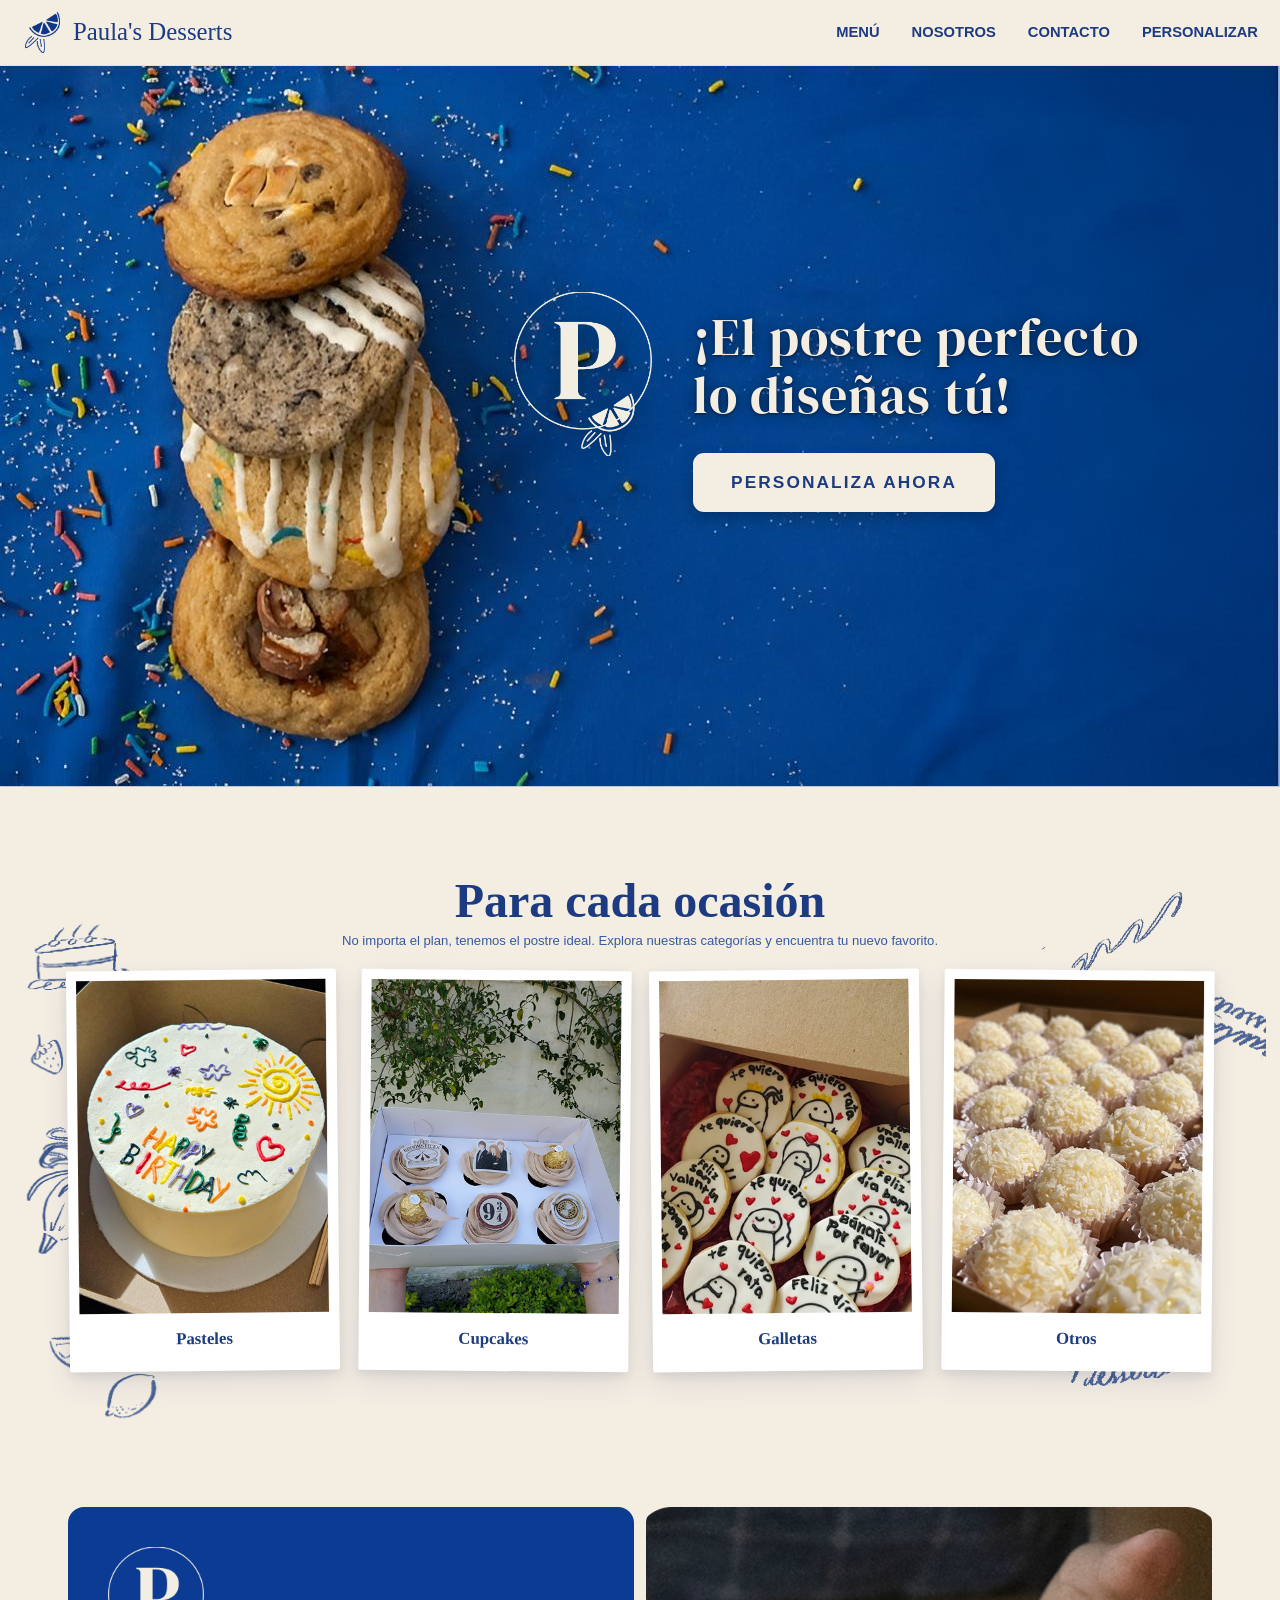
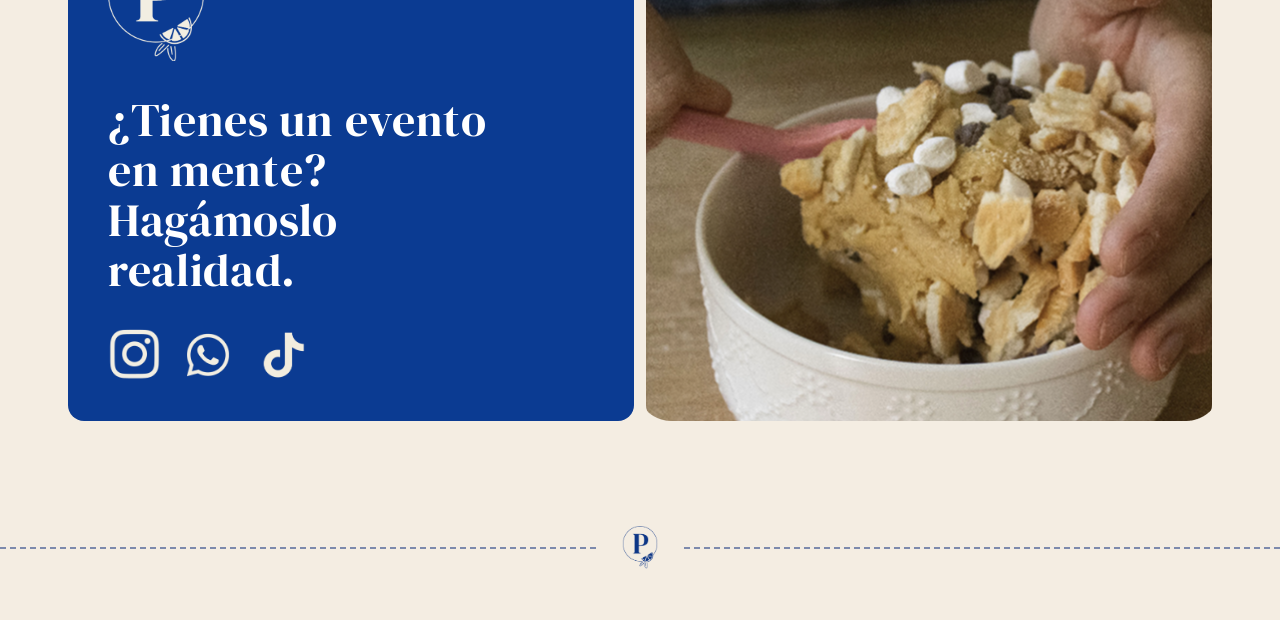
<file: index.html>
﻿<!DOCTYPE html>
<html lang="es">
<head>
  <meta charset="UTF-8" />
  <meta name="viewport" content="width=device-width, initial-scale=1.0" />
  <title>Paula's Desserts</title>
  <link rel="preconnect" href="https://fonts.googleapis.com" />
  <link rel="preconnect" href="https://fonts.gstatic.com" crossorigin />
  <link href="https://fonts.googleapis.com/css2?family=DM+Serif+Display:ital@0;1&display=swap" rel="stylesheet" />
  <link rel="icon" href="Paula's_Desserts/LogoBeige.png" type="image/png" />
  <link rel="stylesheet" href="./styles.css" />
</head>
<body>
  <div class="page-frame">
    <header class="header">
      <div class="header-inner">
        <a href="index.html" class="brand brand-link">
          <img src="Paula's_Desserts/Limon.png" alt="Logo Paula's Desserts" />
          <span class="brand-title">Paula's Desserts</span>
        </a>

        <nav class="menu">
          <div class="dropdown">
            <button type="button" class="dropbtn" aria-haspopup="true" aria-expanded="false">MENÚ</button>
            <div class="dropdown-content">
              <a href="pasteles.html">Pasteles</a>
              <a href="cupcakes.html">Cupcakes</a>
              <a href="galletas.html">Galletas</a>
              <a href="otros.html">Otros</a>
            </div>
          </div>
          <a href="sobre_nosotros.html">NOSOTROS</a>
          <a href="index.html#contacto">CONTACTO</a>
          <a href="menu_personalizacion.html">PERSONALIZAR</a>
        </nav>
      </div>
    </header>

    <main>
      <section class="hero">
        <img
          class="hero-bg" src="Paula's_Desserts/BgHome.png" alt="Banner Paula's Desserts" />
        <div class="hero-overlay">
          <div class="hero-overlay-inner">
            <img class="hero-overlay-logo" src="Paula's_Desserts/LogoBeige.png" alt="" />
            <div class="hero-overlay-column">
              <p class="hero-overlay-text">
                ¡El postre perfecto<br />
                lo diseñas tú!
              </p>
              <a class="hero-cta" href="menu_personalizacion.html">PERSONALIZA AHORA</a>
            </div>
          </div>
        </div>
      </section>

      <section id="catalogo" class="section">
        <h2>Para cada ocasión</h2>
        <p class="subtitle">No importa el plan, tenemos el postre ideal. Explora nuestras categorías y encuentra tu nuevo favorito.</p>

        <div class="cards-deco-wrap">
          <img
            class="cards-corner cards-corner-tl"
            src="Paula's_Desserts/Ilustraciones1.png"
            alt=""
            aria-hidden="true"
          />
          <img
            class="cards-corner cards-corner-tr"
            src="Paula's_Desserts/Ilustraciones2.png"
            alt=""
            aria-hidden="true"
          />
          <img
            class="cards-corner cards-corner-bl"
            src="Paula's_Desserts/Ilustraciones3.png"
            alt=""
            aria-hidden="true"
          />
          <img
            class="cards-corner cards-corner-br"
            src="Paula's_Desserts/Ilustraciones4.PNG"
            alt=""
            aria-hidden="true"
          />

          <div class="cards">
            <a href="pasteles.html" class="card-link">
              <article class="card">
                <img src="Paula's_Desserts/Pastel.png" alt="Imagen de pasteles" />
                <h3>Pasteles</h3>
              </article>
            </a>
            <a href="cupcakes.html" class="card-link">
              <article class="card">
                <img src="Paula's_Desserts/Cupcakes.png" alt="Imagen de cupcakes" />
                <h3>Cupcakes</h3>
              </article>
            </a>
            <a href="galletas.html" class="card-link">
              <article class="card">
                <img src="Paula's_Desserts/Galletas.png" alt="Imagen de galletas" />
                <h3>Galletas</h3>
              </article>
            </a>
            <a href="otros.html" class="card-link">
              <article class="card">
                <img src="Paula's_Desserts/Otros.png" alt="Imagen de otros" />
                <h3>Otros</h3>
              </article>
            </a>
          </div>
        </div>
      </section>

      <section class="promo section">
        <article class="promo-card">
          <img class="promo-top-logo" src="Paula's_Desserts/LogoBeige.png" alt="Logo Paula's Desserts" />
          <div class="promo-main-wrap">
            <p class="promo-main">
              ¿Tienes un evento en mente?<br />
              Hagámoslo<br />
              realidad.
            </p>
          </div>
          <div class="promo-icon-row">
            <a
              class="promo-icon-link"
              href="https://www.instagram.com/paulas_desserts?igsh=MWc4dnR1M2llM2w2dw=="
              target="_blank"
              rel="noopener noreferrer"
              aria-label="Instagram"
            >
              <span class="promo-icon-slot">
                <img src="Paula's_Desserts/Instagram.png" alt="" />
              </span>
            </a>
            <a
              class="promo-icon-link"
              href="https://wa.me/593980191040?text=Hola!%20Quiero%20saber%20más%20sobre%20tus%20productos."
              target="_blank"
              rel="noopener noreferrer"
              aria-label="WhatsApp"
            >
              <span class="promo-icon-slot">
                <img src="Paula's_Desserts/Whatsapp.png" alt="" />
              </span>
            </a>
            <a
              class="promo-icon-link"
              href="https://www.tiktok.com/@paulas.desserts?_r=1&_t=ZS-96FyLa3Qzrh"
              target="_blank"
              rel="noopener noreferrer"
              aria-label="TikTok"
            >
              <span class="promo-icon-slot">
                <img src="Paula's_Desserts/Tiktok.png" alt="" />
              </span>
            </a>
          </div>
        </article>

        <article class="promo-photo">
            <img src="Paula's_Desserts/Masa.png" alt="Imagen mezclando" />
        </article>
      </section>

      <section id="contacto" class="section section-empty"></section>
      <section id="personalizacion" class="section section-empty"></section>
    </main>

    <footer class="about-site-footer">
      <div class="about-footer-row">
        <span class="about-footer-dash"></span>
        <div class="about-footer-logo-wrap">
          <img class="about-footer-logo-img" src="Paula's_Desserts/LogoAzul.png" alt="Paula's Desserts" />
        </div>
        <span class="about-footer-dash"></span>
      </div>
    </footer>
  </div>
</body>
</html>
</file>
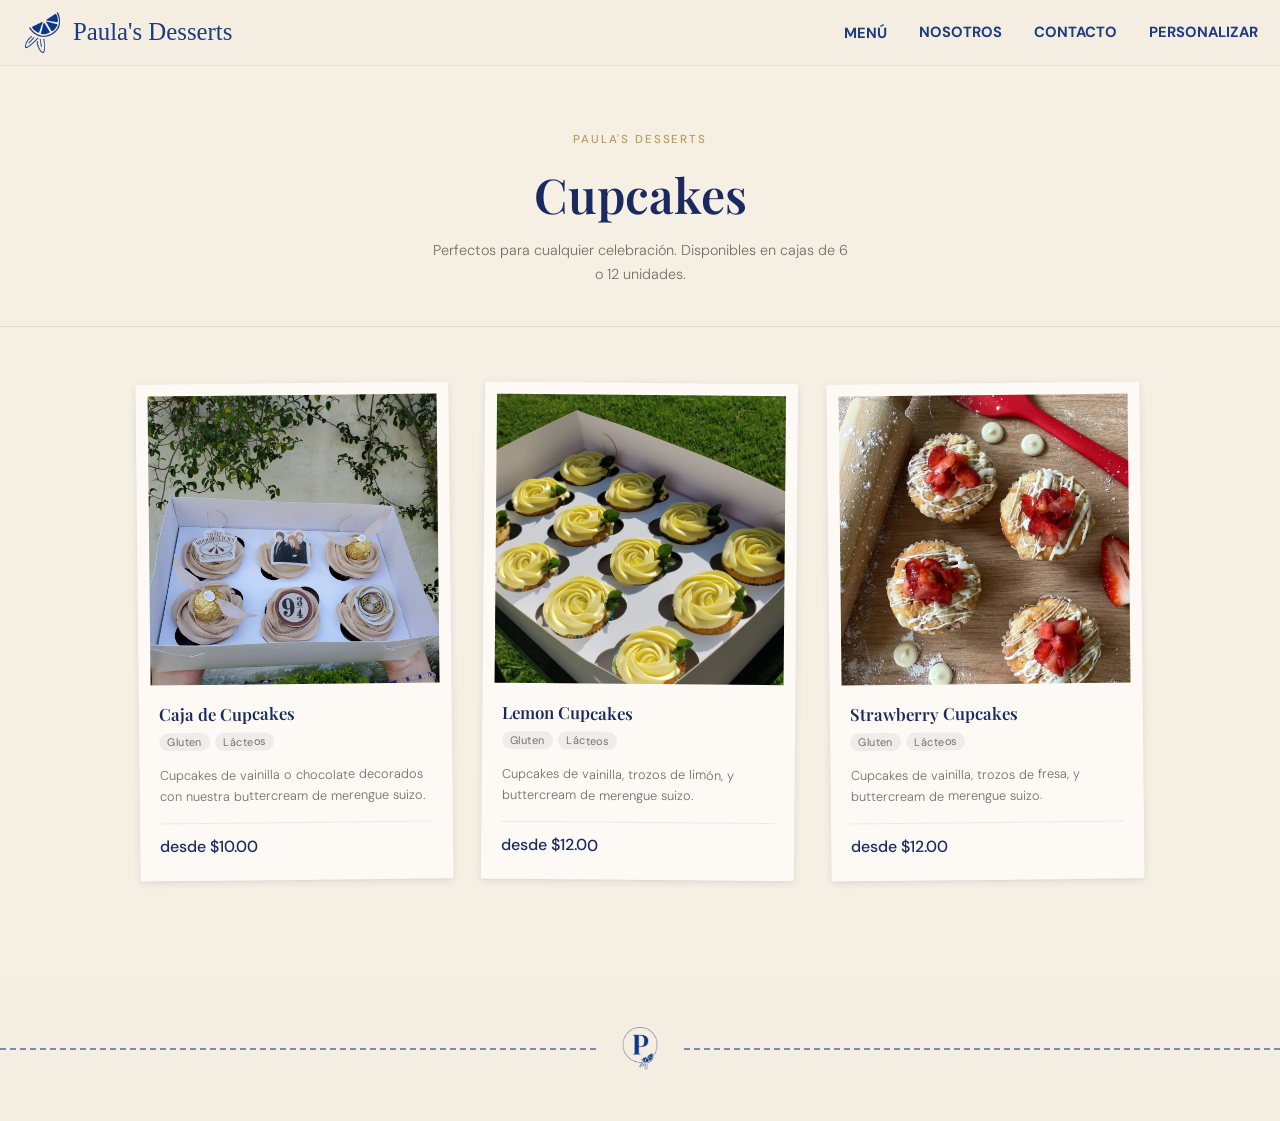
<file: cupcakes.html>
﻿<!DOCTYPE html>
<html lang="es">
<head>
<meta charset="UTF-8">
<meta name="viewport" content="width=device-width, initial-scale=1.0">
<title>Paula's Desserts — Cupcakes</title>
<link href="https://fonts.googleapis.com/css2?family=Playfair+Display:ital,wght@0,400;0,600;1,400&family=DM+Sans:wght@300;400;500&display=swap" rel="stylesheet">
<link rel="icon" href="Paula's_Desserts/LogoBeige.png" type="image/png" />
<link rel="stylesheet" href="./styles.css" />
<style>
  *, *::before, *::after { box-sizing: border-box; margin: 0; padding: 0; }
  :root {
    --cream: #F5EFE4;
    --navy: #1B2A5E;
    --gold: #B89C5A;
    --text: #2C2318;
    --text-muted: #7A6E62;
    --white: #FDFAF5;
  }
  body { font-family: 'DM Sans', sans-serif; background-color: var(--cream); color: var(--text); min-height: 100vh; }
  
  .page-header { text-align: center; padding: 4rem 2rem 2.5rem; border-bottom: 1px solid rgba(27,42,94,0.1); margin-bottom: 3.5rem; }
  .page-header .eyebrow { font-size: 0.72rem; font-weight: 500; letter-spacing: 0.16em; text-transform: uppercase; color: var(--gold); margin-bottom: 0.75rem; }
  .page-header h1 { font-family: 'Playfair Display', serif; font-size: 3rem; font-weight: 600; color: var(--navy); margin-bottom: 0.75rem; }
  .page-header p { color: var(--text-muted); font-size: 0.9rem; font-weight: 300; max-width: 420px; margin: 0 auto; line-height: 1.7; }
  .menu-grid { display: grid; grid-template-columns: repeat(auto-fill, minmax(260px, 1fr)); gap: 2.5rem 2rem; max-width: 1100px; margin: 0 auto; padding: 0 3rem 6rem; }
  .polaroid { background: var(--white); padding: 12px 12px 0; box-shadow: 0 2px 8px rgba(27,42,94,0.09), 0 1px 2px rgba(27,42,94,0.05); border-radius: 2px; transition: transform 0.3s ease, box-shadow 0.3s ease; cursor: default; }
  .polaroid:nth-child(odd)  { transform: rotate(-0.6deg); }
  .polaroid:nth-child(even) { transform: rotate(0.5deg); }
  .polaroid:hover { transform: rotate(0deg) translateY(-6px) scale(1.01) !important; box-shadow: 0 16px 40px rgba(27,42,94,0.16), 0 4px 10px rgba(27,42,94,0.08); z-index: 10; position: relative; }
  .polaroid-photo { width: 100%; aspect-ratio: 1 / 1; object-fit: cover; display: block; }
  .polaroid-photo-placeholder { width: 100%; aspect-ratio: 1 / 1; background: #EDE4D5; display: flex; align-items: center; justify-content: center; color: rgba(27,42,94,0.2); font-size: 2.5rem; font-family: 'Playfair Display', serif; font-style: italic; }
  .polaroid-body { padding: 1.1rem 0.5rem 1.5rem; }
  .polaroid-body h3 { font-family: 'Playfair Display', serif; font-size: 1.05rem; font-weight: 600; color: var(--navy); margin-bottom: 0.5rem; }
  .polaroid-tags { display: flex; flex-wrap: wrap; gap: 0.35rem; margin-bottom: 0.85rem; }
  .tag { font-size: 0.68rem; font-weight: 400; color: var(--text-muted); background: rgba(27,42,94,0.06); padding: 2px 8px; border-radius: 20px; letter-spacing: 0.04em; }
  .polaroid-desc { font-size: 0.8rem; color: var(--text-muted); font-weight: 300; line-height: 1.65; margin-bottom: 1rem; }
  .polaroid-footer { display: flex; align-items: center; justify-content: space-between; padding-top: 0.75rem; border-top: 1px solid rgba(27,42,94,0.08); }
  .price { font-size: 1rem; font-weight: 500; color: var(--navy); }
  .badge { font-size: 0.65rem; font-weight: 500; letter-spacing: 0.08em; text-transform: uppercase; padding: 3px 10px; border-radius: 20px; }
  .badge-popular { background: #FBF0DC; color: #9A7020; }
  .badge-new     { background: #DFF0E8; color: #1A6644; }
  .badge-custom  { background: #EDE4F5; color: #5C3A8A; }
  footer { background: var(--navy); color: rgba(232,217,184,0.6); text-align: center; padding: 2rem; font-size: 0.78rem; font-family: 'Playfair Display', serif; font-style: italic; }
  footer strong { color: #E8D9B8; font-style: normal; font-family: 'DM Sans', sans-serif; font-size: 0.85rem; font-weight: 500; }
</style>
</head>
<body>

  <header class="header">
    <div class="header-inner">
      <a href="index.html" class="brand brand-link">
        <img src="Paula's_Desserts/Limon.png" alt="Logo Paula's Desserts" />
        <span class="brand-title">Paula's Desserts</span>
      </a>
      <nav class="menu">
        <div class="dropdown">
          <button type="button" class="dropbtn" aria-haspopup="true" aria-expanded="false">MENÚ</button>
          <div class="dropdown-content">
            <a href="pasteles.html">Pasteles</a>
            <a href="cupcakes.html">Cupcakes</a>
            <a href="galletas.html">Galletas</a>
            <a href="otros.html">Otros</a>
          </div>
        </div>
        <a href="sobre_nosotros.html">NOSOTROS</a>
        <a href="index.html#contacto">CONTACTO</a>
        <a href="menu_personalizacion.html">PERSONALIZAR</a>
      </nav>
    </div>
  </header>

<header class="page-header">
  <p class="eyebrow">Paula's Desserts</p>
  <h1>Cupcakes</h1>
  <p>Perfectos para cualquier celebración. Disponibles en cajas de 6 o 12 unidades.</p>
</header>

<main class="menu-grid" data-categoria="Cupcakes"></main>

<script src="catalogo-grid.js" defer></script>
<footer class="about-site-footer">
  <div class="about-footer-row">
    <span class="about-footer-dash"></span>
    <div class="about-footer-logo-wrap">
      <img class="about-footer-logo-img" src="Paula's_Desserts/LogoAzul.png" alt="Paula's Desserts" />
    </div>
    <span class="about-footer-dash"></span>
  </div>
</footer>
</body>
</html>
</file>
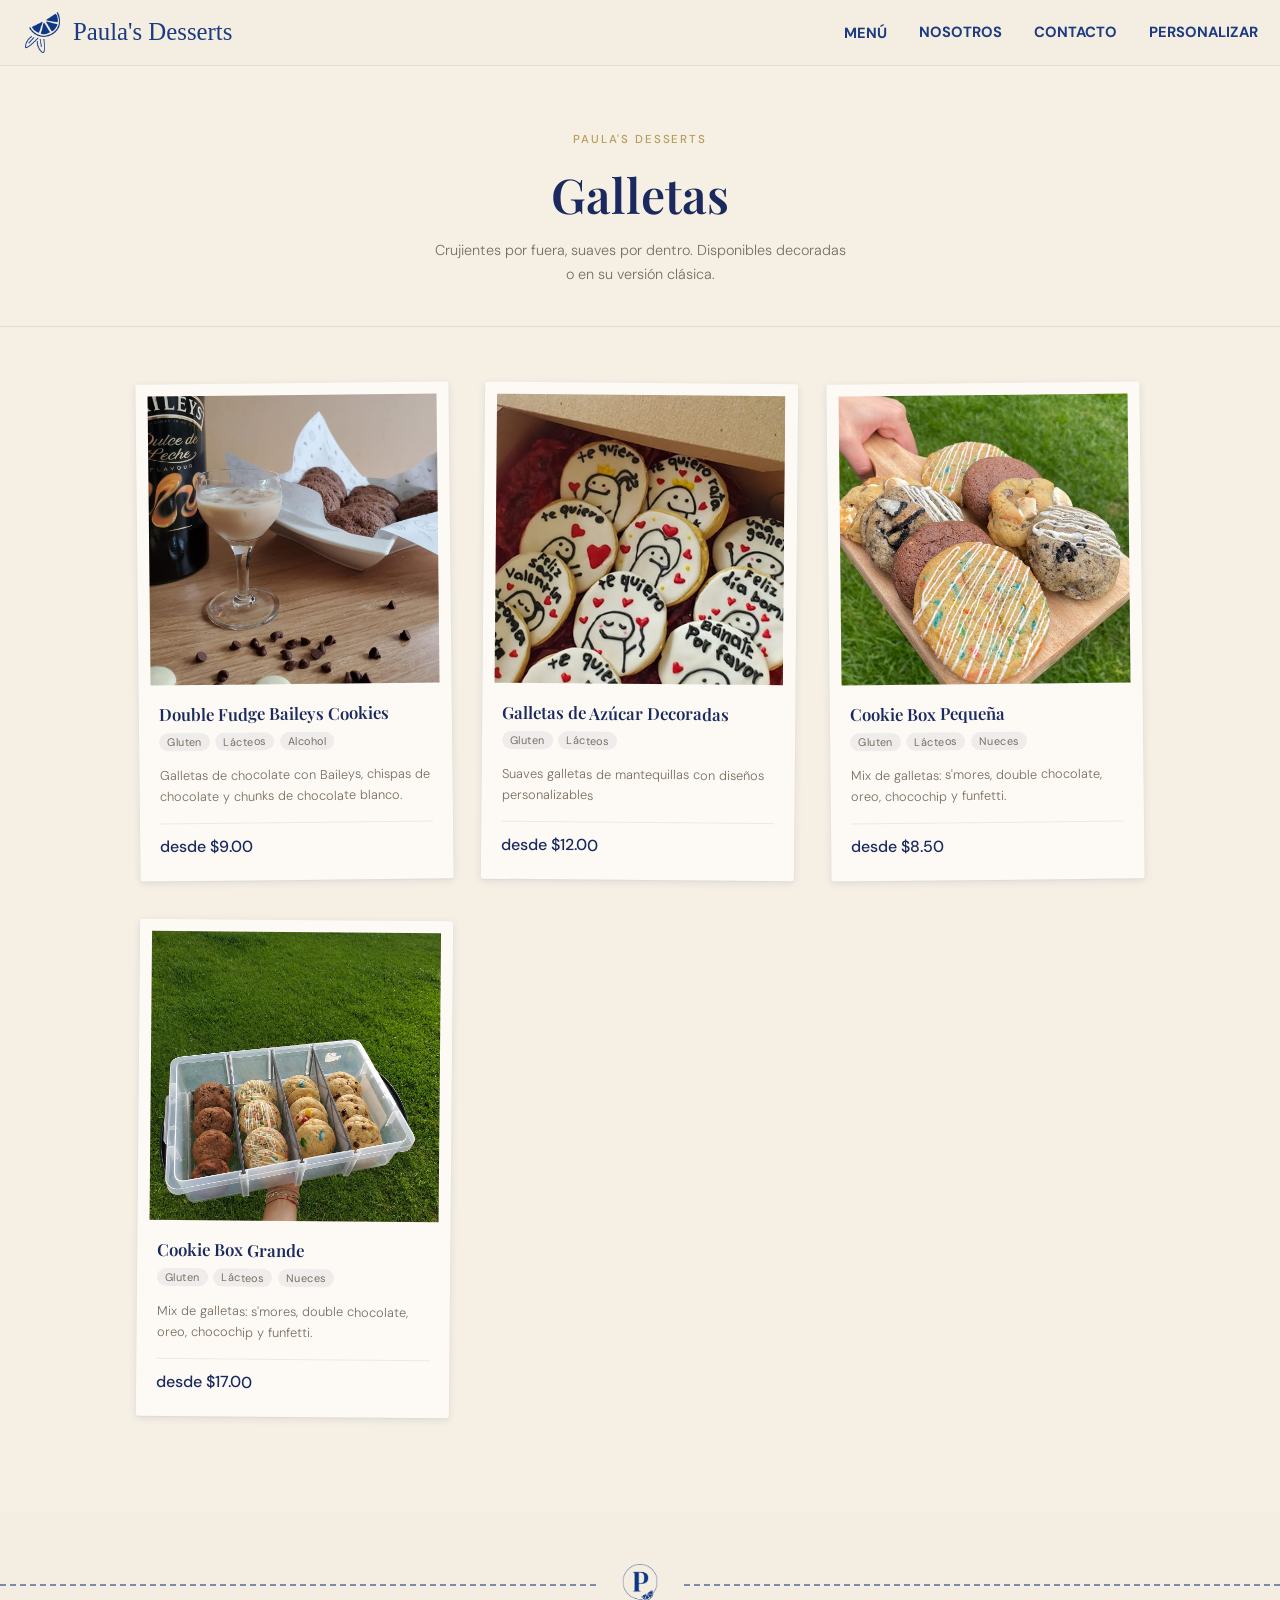
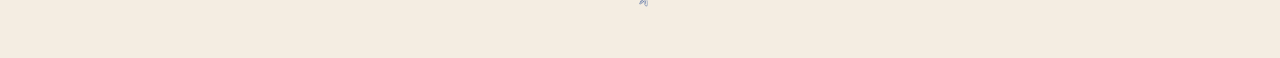
<file: galletas.html>
﻿<!DOCTYPE html>
<html lang="es">
<head>
<meta charset="UTF-8">
<meta name="viewport" content="width=device-width, initial-scale=1.0">
<title>Paula's Desserts — Galletas</title>
<link href="https://fonts.googleapis.com/css2?family=Playfair+Display:ital,wght@0,400;0,600;1,400&family=DM+Sans:wght@300;400;500&display=swap" rel="stylesheet">
<link rel="icon" href="Paula's_Desserts/LogoBeige.png" type="image/png" />
<link rel="stylesheet" href="./styles.css" />
<style>
  *, *::before, *::after { box-sizing: border-box; margin: 0; padding: 0; }
  :root { --cream: #F5EFE4; --navy: #1B2A5E; --gold: #B89C5A; --text: #2C2318; --text-muted: #7A6E62; --white: #FDFAF5; }
  body { font-family: 'DM Sans', sans-serif; background-color: var(--cream); color: var(--text); min-height: 100vh; }  
  .page-header { text-align: center; padding: 4rem 2rem 2.5rem; border-bottom: 1px solid rgba(27,42,94,0.1); margin-bottom: 3.5rem; }
  .page-header .eyebrow { font-size: 0.72rem; font-weight: 500; letter-spacing: 0.16em; text-transform: uppercase; color: var(--gold); margin-bottom: 0.75rem; }
  .page-header h1 { font-family: 'Playfair Display', serif; font-size: 3rem; font-weight: 600; color: var(--navy); margin-bottom: 0.75rem; }
  .page-header p { color: var(--text-muted); font-size: 0.9rem; font-weight: 300; max-width: 420px; margin: 0 auto; line-height: 1.7; }
  .menu-grid { display: grid; grid-template-columns: repeat(auto-fill, minmax(260px, 1fr)); gap: 2.5rem 2rem; max-width: 1100px; margin: 0 auto; padding: 0 3rem 6rem; }
  .polaroid { background: var(--white); padding: 12px 12px 0; box-shadow: 0 2px 8px rgba(27,42,94,0.09), 0 1px 2px rgba(27,42,94,0.05); border-radius: 2px; transition: transform 0.3s ease, box-shadow 0.3s ease; cursor: default; }
  .polaroid:nth-child(odd)  { transform: rotate(-0.6deg); }
  .polaroid:nth-child(even) { transform: rotate(0.5deg); }
  .polaroid:hover { transform: rotate(0deg) translateY(-6px) scale(1.01) !important; box-shadow: 0 16px 40px rgba(27,42,94,0.16), 0 4px 10px rgba(27,42,94,0.08); z-index: 10; position: relative; }
  .polaroid-photo { width: 100%; aspect-ratio: 1 / 1; object-fit: cover; display: block; }
  .polaroid-photo-placeholder { width: 100%; aspect-ratio: 1 / 1; background: #EDE4D5; display: flex; align-items: center; justify-content: center; font-size: 2.5rem; }
  .polaroid-body { padding: 1.1rem 0.5rem 1.5rem; }
  .polaroid-body h3 { font-family: 'Playfair Display', serif; font-size: 1.05rem; font-weight: 600; color: var(--navy); margin-bottom: 0.5rem; }
  .polaroid-tags { display: flex; flex-wrap: wrap; gap: 0.35rem; margin-bottom: 0.85rem; }
  .tag { font-size: 0.68rem; font-weight: 400; color: var(--text-muted); background: rgba(27,42,94,0.06); padding: 2px 8px; border-radius: 20px; letter-spacing: 0.04em; }
  .polaroid-desc { font-size: 0.8rem; color: var(--text-muted); font-weight: 300; line-height: 1.65; margin-bottom: 1rem; }
  .polaroid-footer { display: flex; align-items: center; justify-content: space-between; padding-top: 0.75rem; border-top: 1px solid rgba(27,42,94,0.08); }
  .price { font-size: 1rem; font-weight: 500; color: var(--navy); }
  .badge { font-size: 0.65rem; font-weight: 500; letter-spacing: 0.08em; text-transform: uppercase; padding: 3px 10px; border-radius: 20px; }
  .badge-popular { background: #FBF0DC; color: #9A7020; }
  .badge-new     { background: #DFF0E8; color: #1A6644; }
  .badge-custom  { background: #EDE4F5; color: #5C3A8A; }
  footer { background: var(--navy); color: rgba(232,217,184,0.6); text-align: center; padding: 2rem; font-size: 0.78rem; font-family: 'Playfair Display', serif; font-style: italic; }
  footer strong { color: #E8D9B8; font-style: normal; font-family: 'DM Sans', sans-serif; font-size: 0.85rem; font-weight: 500; }
</style>
</head>
<body>

  <header class="header">
    <div class="header-inner">
      <a href="index.html" class="brand brand-link">
        <img src="Paula's_Desserts/Limon.png" alt="Logo Paula's Desserts" />
        <span class="brand-title">Paula's Desserts</span>
      </a>
      <nav class="menu">
        <div class="dropdown">
          <button type="button" class="dropbtn" aria-haspopup="true" aria-expanded="false">MENÚ</button>
          <div class="dropdown-content">
            <a href="pasteles.html">Pasteles</a>
            <a href="cupcakes.html">Cupcakes</a>
            <a href="galletas.html">Galletas</a>
            <a href="otros.html">Otros</a>
          </div>
        </div>
        <a href="sobre_nosotros.html">NOSOTROS</a>
        <a href="index.html#contacto">CONTACTO</a>
        <a href="menu_personalizacion.html">PERSONALIZAR</a>
      </nav>
    </div>
  </header>

<header class="page-header">
  <p class="eyebrow">Paula's Desserts</p>
  <h1>Galletas</h1>
  <p>Crujientes por fuera, suaves por dentro. Disponibles decoradas o en su versión clásica.</p>
</header>

<main class="menu-grid" data-categoria="Galletas"></main>

<script src="catalogo-grid.js" defer></script>
<footer class="about-site-footer">
  <div class="about-footer-row">
    <span class="about-footer-dash"></span>
    <div class="about-footer-logo-wrap">
      <img class="about-footer-logo-img" src="Paula's_Desserts/LogoAzul.png" alt="Paula's Desserts" />
    </div>
    <span class="about-footer-dash"></span>
  </div>
</footer>

</body>
</html>
</file>
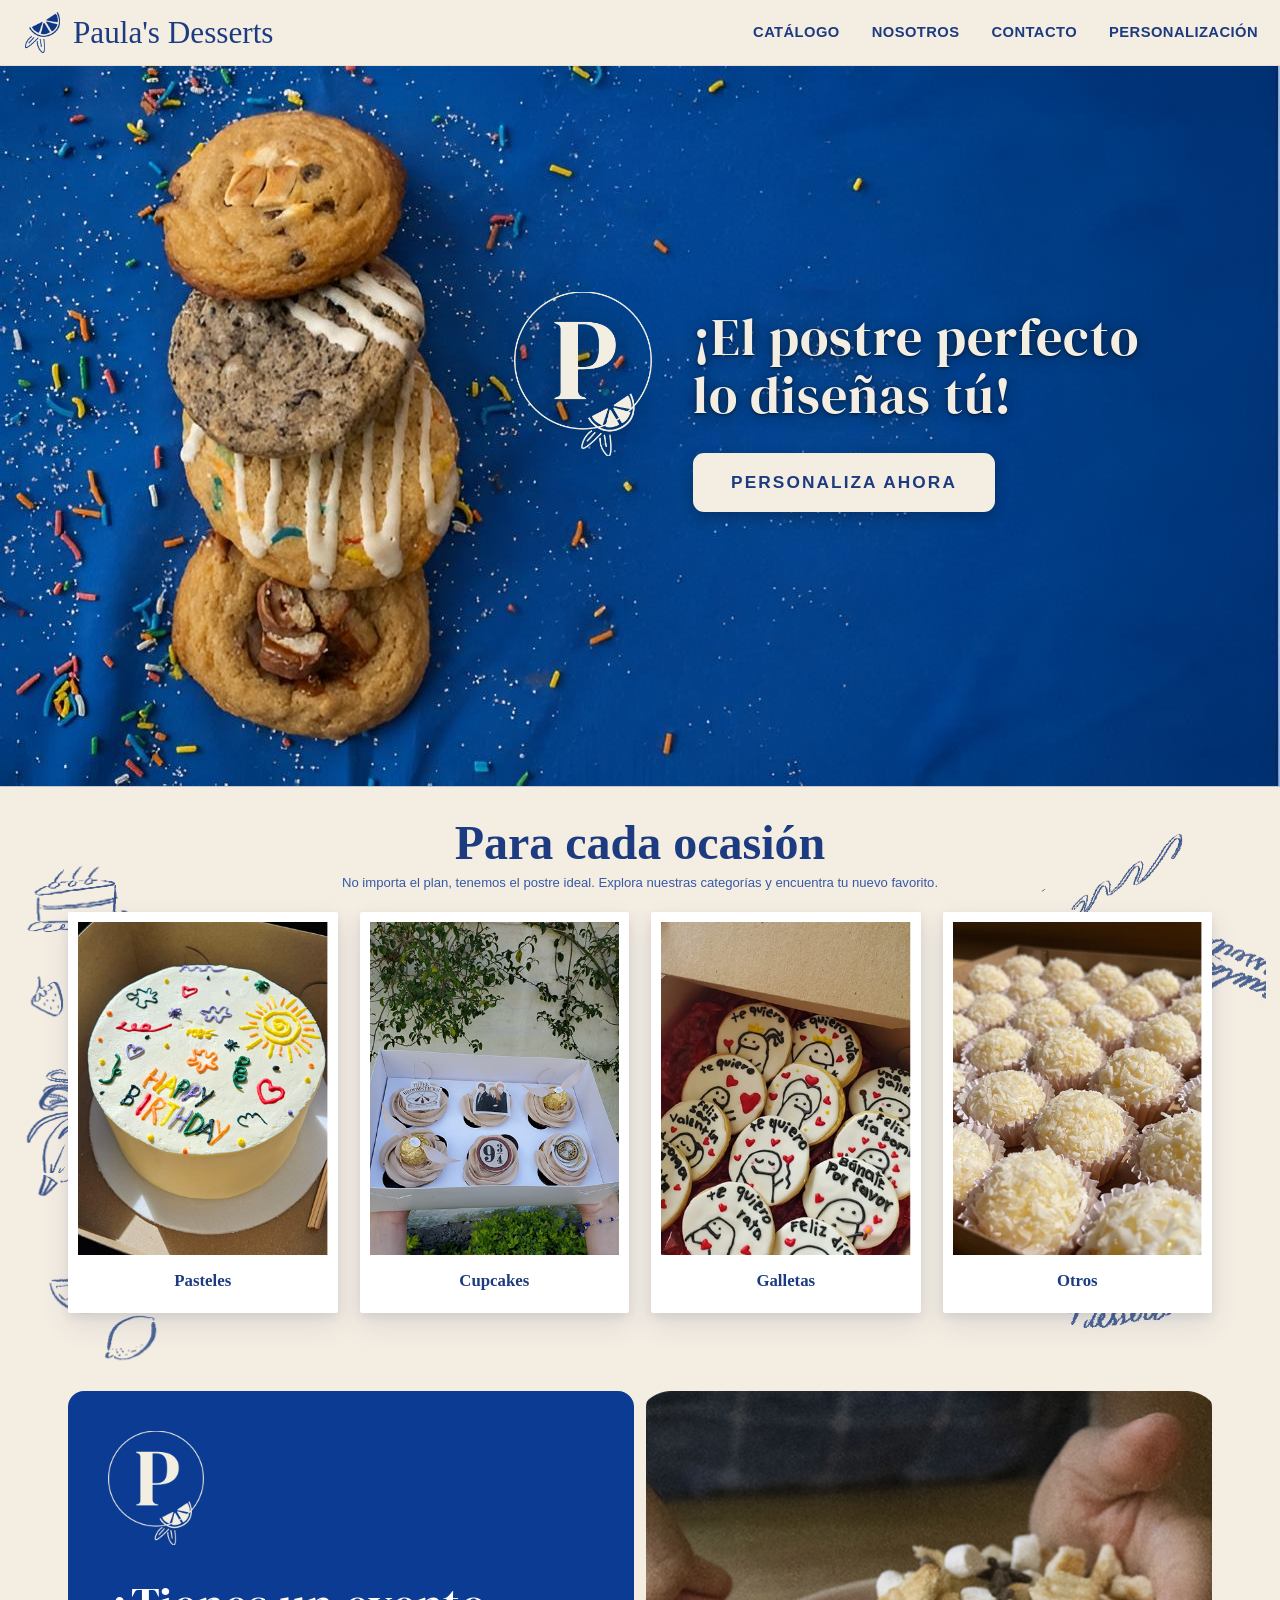
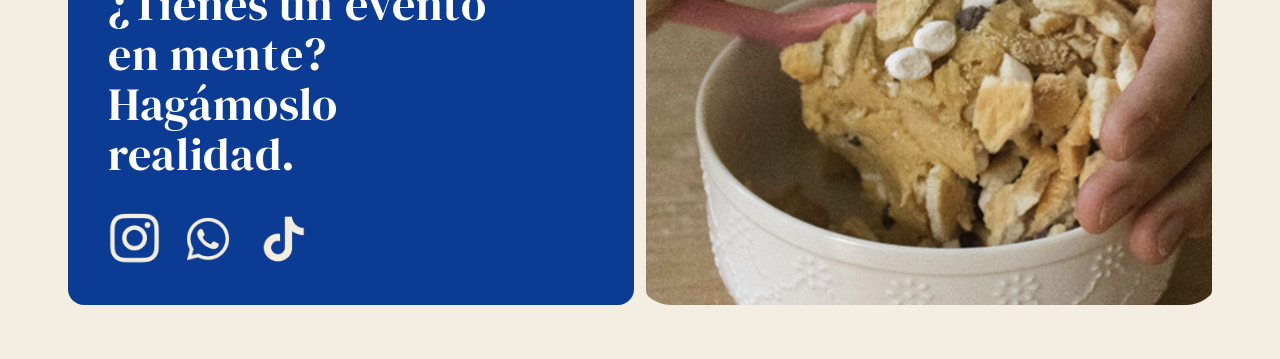
<file: Homepage.html>
<!DOCTYPE html>
<html lang="es">
<head>
  <meta charset="UTF-8" />
  <meta name="viewport" content="width=device-width, initial-scale=1.0" />
  <title>Paula's Desserts</title>
  <link rel="preconnect" href="https://fonts.googleapis.com" />
  <link rel="preconnect" href="https://fonts.gstatic.com" crossorigin />
  <link href="https://fonts.googleapis.com/css2?family=DM+Serif+Display:ital@0;1&display=swap" rel="stylesheet" />
  <link rel="stylesheet" href="./stylesHomepage.css" />
</head>
<body>
  <div class="page-frame">
    <header class="header">
      <div class="header-inner">
        <div class="brand">
          <img src="Paula's_Desserts/Limon.png" alt="Logo Paula's Desserts" />
          <h1>Paula's Desserts</h1>
        </div>

        <nav class="menu">
          <a href="GitHub/paulas-desserts-webpage/Catalogo.html">CATÁLOGO</a>
          <a href="SobreNosotros.html">NOSOTROS</a>
          <a href="#contacto">CONTACTO</a>
          <a href="GitHub/paulas-desserts-webpage/Producto.html">PERSONALIZACIÓN</a>
        </nav>
      </div>
    </header>

    <main>
      <section class="hero">
        <img
          class="hero-bg" src="Paula's_Desserts/BgHome.png" alt="Banner Paula's Desserts" />
        <div class="hero-overlay">
          <div class="hero-overlay-inner">
            <img class="hero-overlay-logo" src="Paula's_Desserts/LogoBeige.png" alt="" />
            <div class="hero-overlay-column">
              <p class="hero-overlay-text">
                ¡El postre perfecto<br />
                lo diseñas tú!
              </p>
              <a class="hero-cta" href="GitHub/paulas-desserts-webpage/Producto.html">PERSONALIZA AHORA</a>
            </div>
          </div>
        </div>
      </section>

      <section id="catalogo" class="section">
        <h2>Para cada ocasión</h2>
        <p class="subtitle">No importa el plan, tenemos el postre ideal. Explora nuestras categorías y encuentra tu nuevo favorito.</p>

        <div class="cards-deco-wrap">
          <img
            class="cards-corner cards-corner-tl"
            src="Paula's_Desserts/Ilustraciones1.png"
            alt=""
            aria-hidden="true"
          />
          <img
            class="cards-corner cards-corner-tr"
            src="Paula's_Desserts/Ilustraciones2.png"
            alt=""
            aria-hidden="true"
          />
          <img
            class="cards-corner cards-corner-bl"
            src="Paula's_Desserts/Ilustraciones3.png"
            alt=""
            aria-hidden="true"
          />
          <img
            class="cards-corner cards-corner-br"
            src="Paula's_Desserts/Ilustraciones4.PNG"
            alt=""
            aria-hidden="true"
          />

          <div class="cards">
            <article class="card">
              <img src="Paula's_Desserts/Pastel.png" alt="Imagen de pasteles" />
              <h3>Pasteles</h3>
            </article>
            <article class="card">
              <img src="Paula's_Desserts/Cupcakes.png" alt="Imagen de cupcakes" />
              <h3>Cupcakes</h3>
            </article>
            <article class="card">
              <img src="Paula's_Desserts/Galletas.png" alt="Imagen de galletas" />
              <h3>Galletas</h3>
            </article>
            <article class="card">
              <img src="Paula's_Desserts/Otros.png" alt="Imagen de otros" />
              <h3>Otros</h3>
            </article>
          </div>
        </div>
      </section>

      <section class="promo section">
        <article class="promo-card">
          <img class="promo-top-logo" src="Paula's_Desserts/LogoBeige.png" alt="Logo Paula's Desserts" />
          <div class="promo-main-wrap">
            <p class="promo-main">
              ¿Tienes un evento en mente?<br />
              Hagámoslo<br />
              realidad.
            </p>
          </div>
          <div class="promo-icon-row">
            <a
              class="promo-icon-link"
              href="https://www.instagram.com/paulas_desserts?igsh=MWc4dnR1M2llM2w2dw=="
              target="_blank"
              rel="noopener noreferrer"
              aria-label="Instagram"
            >
              <span class="promo-icon-slot">
                <img src="Paula's_Desserts/Instagram.png" alt="" />
              </span>
            </a>
            <a
              class="promo-icon-link"
              href="https://wa.me/TU_NUMERO"
              target="_blank"
              rel="noopener noreferrer"
              aria-label="WhatsApp"
            >
              <span class="promo-icon-slot">
                <img src="Paula's_Desserts/Whatsapp.png" alt="" />
              </span>
            </a>
            <a
              class="promo-icon-link"
              href="https://www.tiktok.com/@paulas.desserts?_r=1&_t=ZS-96FyLa3Qzrh"
              target="_blank"
              rel="noopener noreferrer"
              aria-label="TikTok"
            >
              <span class="promo-icon-slot">
                <img src="Paula's_Desserts/Tiktok.png" alt="" />
              </span>
            </a>
          </div>
        </article>

        <article class="promo-photo">
            <img src="Paula's_Desserts/Masa.png" alt="Imagen mezclando" />
        </article>
      </section>

      <section id="contacto" class="section section-empty"></section>
      <section id="personalizacion" class="section section-empty"></section>
    </main>
  </div>
</body>
</html>
</file>
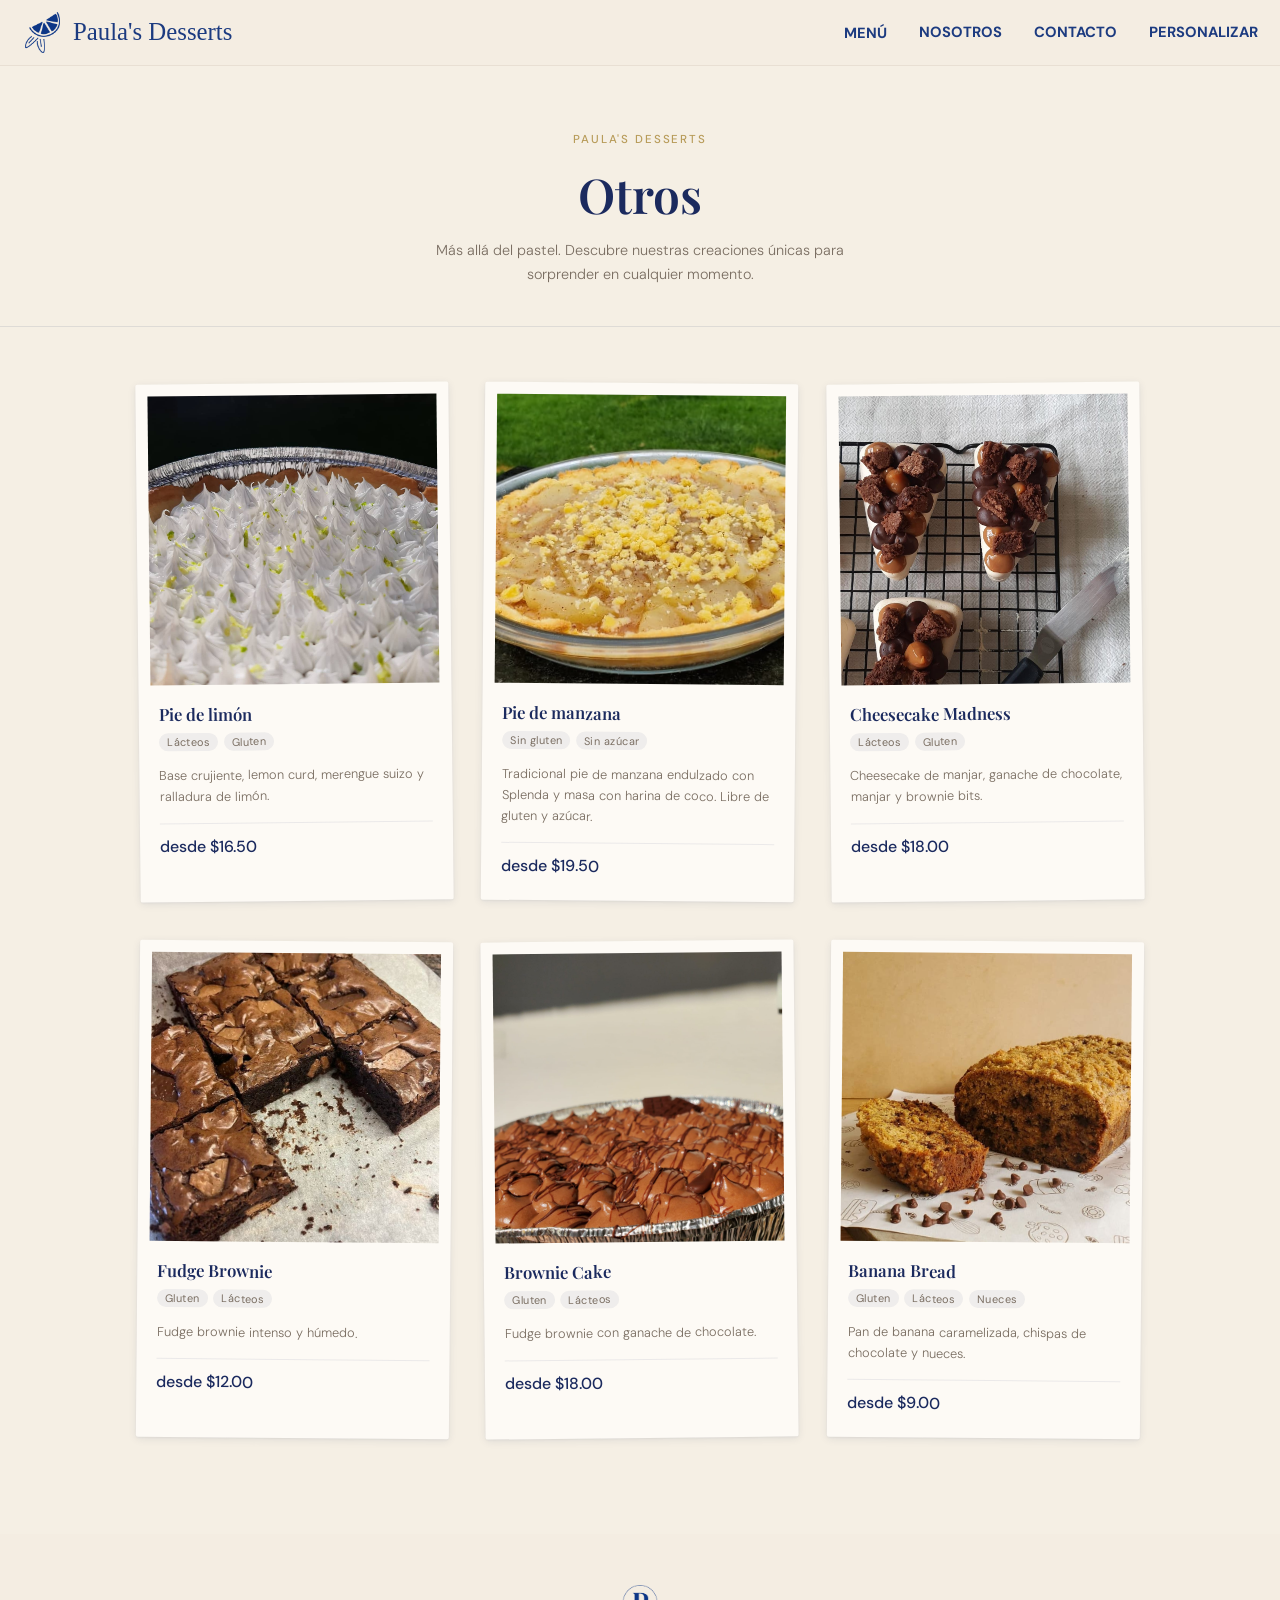
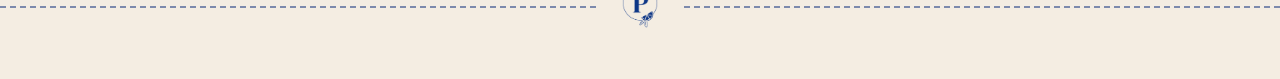
<file: otros.html>
﻿<!DOCTYPE html>
<html lang="es">
<head>
<meta charset="UTF-8">
<meta name="viewport" content="width=device-width, initial-scale=1.0">
<title>Paula's Desserts — Otros</title>
<link href="https://fonts.googleapis.com/css2?family=Playfair+Display:ital,wght@0,400;0,600;1,400&family=DM+Sans:wght@300;400;500&display=swap" rel="stylesheet">
<link rel="icon" href="Paula's_Desserts/LogoBeige.png" type="image/png" />
<link rel="stylesheet" href="./styles.css" />
<style>
  *, *::before, *::after { box-sizing: border-box; margin: 0; padding: 0; }
  :root { --cream: #F5EFE4; --navy: #1B2A5E; --gold: #B89C5A; --text: #2C2318; --text-muted: #7A6E62; --white: #FDFAF5; }
  body { font-family: 'DM Sans', sans-serif; background-color: var(--cream); color: var(--text); min-height: 100vh; }
  
  .page-header { text-align: center; padding: 4rem 2rem 2.5rem; border-bottom: 1px solid rgba(27,42,94,0.1); margin-bottom: 3.5rem; }
  .page-header .eyebrow { font-size: 0.72rem; font-weight: 500; letter-spacing: 0.16em; text-transform: uppercase; color: var(--gold); margin-bottom: 0.75rem; }
  .page-header h1 { font-family: 'Playfair Display', serif; font-size: 3rem; font-weight: 600; color: var(--navy); margin-bottom: 0.75rem; }
  .page-header p { color: var(--text-muted); font-size: 0.9rem; font-weight: 300; max-width: 420px; margin: 0 auto; line-height: 1.7; }
  .menu-grid { display: grid; grid-template-columns: repeat(auto-fill, minmax(260px, 1fr)); gap: 2.5rem 2rem; max-width: 1100px; margin: 0 auto; padding: 0 3rem 6rem; }
  .polaroid { background: var(--white); padding: 12px 12px 0; box-shadow: 0 2px 8px rgba(27,42,94,0.09), 0 1px 2px rgba(27,42,94,0.05); border-radius: 2px; transition: transform 0.3s ease, box-shadow 0.3s ease; cursor: default; }
  .polaroid:nth-child(odd)  { transform: rotate(-0.6deg); }
  .polaroid:nth-child(even) { transform: rotate(0.5deg); }
  .polaroid:hover { transform: rotate(0deg) translateY(-6px) scale(1.01) !important; box-shadow: 0 16px 40px rgba(27,42,94,0.16), 0 4px 10px rgba(27,42,94,0.08); z-index: 10; position: relative; }
  .polaroid-photo { width: 100%; aspect-ratio: 1 / 1; object-fit: cover; display: block; }
  .polaroid-photo-placeholder { width: 100%; aspect-ratio: 1 / 1; background: #EDE4D5; display: flex; align-items: center; justify-content: center; font-size: 2.5rem; }
  .polaroid-body { padding: 1.1rem 0.5rem 1.5rem; }
  .polaroid-body h3 { font-family: 'Playfair Display', serif; font-size: 1.05rem; font-weight: 600; color: var(--navy); margin-bottom: 0.5rem; }
  .polaroid-tags { display: flex; flex-wrap: wrap; gap: 0.35rem; margin-bottom: 0.85rem; }
  .tag { font-size: 0.68rem; font-weight: 400; color: var(--text-muted); background: rgba(27,42,94,0.06); padding: 2px 8px; border-radius: 20px; letter-spacing: 0.04em; }
  .polaroid-desc { font-size: 0.8rem; color: var(--text-muted); font-weight: 300; line-height: 1.65; margin-bottom: 1rem; }
  .polaroid-footer { display: flex; align-items: center; justify-content: space-between; padding-top: 0.75rem; border-top: 1px solid rgba(27,42,94,0.08); }
  .price { font-size: 1rem; font-weight: 500; color: var(--navy); }
  .badge { font-size: 0.65rem; font-weight: 500; letter-spacing: 0.08em; text-transform: uppercase; padding: 3px 10px; border-radius: 20px; }
  .badge-popular { background: #FBF0DC; color: #9A7020; }
  .badge-new     { background: #DFF0E8; color: #1A6644; }
  .badge-custom  { background: #EDE4F5; color: #5C3A8A; }
  footer { background: var(--navy); color: rgba(232,217,184,0.6); text-align: center; padding: 2rem; font-size: 0.78rem; font-family: 'Playfair Display', serif; font-style: italic; }
  footer strong { color: #E8D9B8; font-style: normal; font-family: 'DM Sans', sans-serif; font-size: 0.85rem; font-weight: 500; }
</style>
</head>
<body>

  <header class="header">
    <div class="header-inner">
      <a href="index.html" class="brand brand-link">
        <img src="Paula's_Desserts/Limon.png" alt="Logo Paula's Desserts" />
        <span class="brand-title">Paula's Desserts</span>
      </a>
      <nav class="menu">
        <div class="dropdown">
          <button type="button" class="dropbtn" aria-haspopup="true" aria-expanded="false">MENÚ</button>
          <div class="dropdown-content">
            <a href="pasteles.html">Pasteles</a>
            <a href="cupcakes.html">Cupcakes</a>
            <a href="galletas.html">Galletas</a>
            <a href="otros.html">Otros</a>
          </div>
        </div>
        <a href="sobre_nosotros.html">NOSOTROS</a>
        <a href="index.html#contacto">CONTACTO</a>
        <a href="menu_personalizacion.html">PERSONALIZAR</a>
      </nav>
    </div>
  </header>

<header class="page-header">
  <p class="eyebrow">Paula's Desserts</p>
  <h1>Otros</h1>
  <p>Más allá del pastel. Descubre nuestras creaciones únicas para sorprender en cualquier momento.</p>
</header>

<main class="menu-grid" data-categoria="otros"></main>

<script src="catalogo-grid.js" defer></script>
<footer class="about-site-footer">
  <div class="about-footer-row">
    <span class="about-footer-dash"></span>
    <div class="about-footer-logo-wrap">
      <img class="about-footer-logo-img" src="Paula's_Desserts/LogoAzul.png" alt="Paula's Desserts" />
    </div>
    <span class="about-footer-dash"></span>
  </div>
</footer>
</body>
</html>
</file>
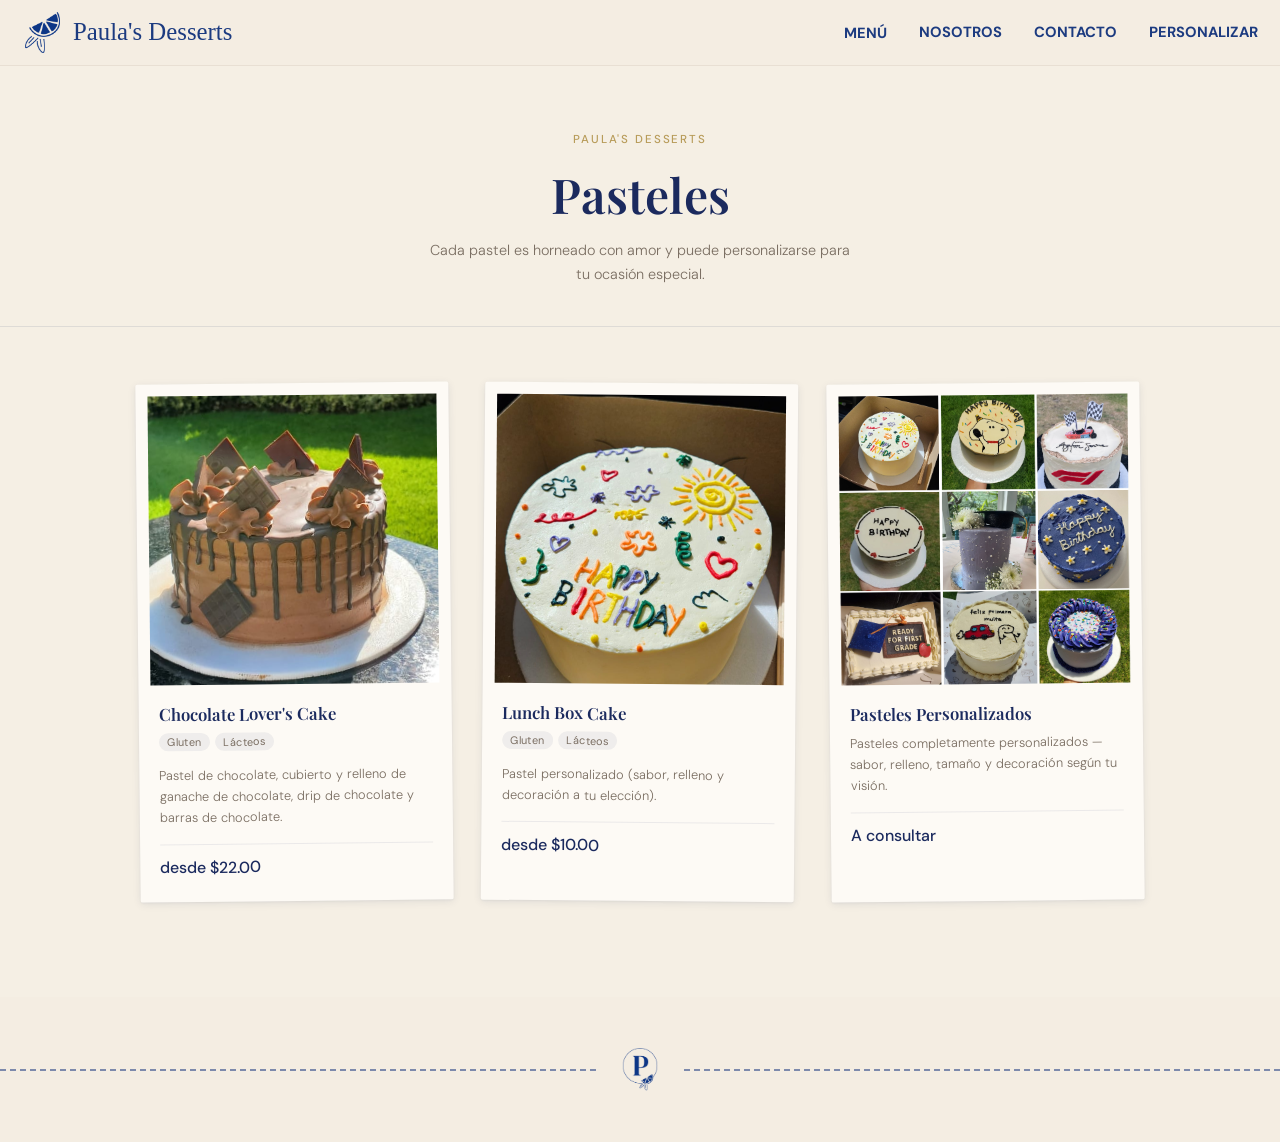
<file: pasteles.html>
﻿<!DOCTYPE html>
<html lang="es">
<head>
<meta charset="UTF-8">
<meta name="viewport" content="width=device-width, initial-scale=1.0">
<title>Paula's Desserts — Pasteles</title>
<link href="https://fonts.googleapis.com/css2?family=Playfair+Display:ital,wght@0,400;0,600;1,400&family=DM+Sans:wght@300;400;500&display=swap" rel="stylesheet">
<link rel="icon" href="Paula's_Desserts/LogoBeige.png" type="image/png" />
<link rel="stylesheet" href="./styles.css" />
<style>
  *, *::before, *::after { box-sizing: border-box; margin: 0; padding: 0; }
  :root {
    --cream: #F5EFE4;
    --navy: #1B2A5E;
    --gold: #B89C5A;
    --text: #2C2318;
    --text-muted: #7A6E62;
    --white: #FDFAF5;
  }
  body {
    font-family: 'DM Sans', sans-serif;
    background-color: var(--cream);
    color: var(--text);
    min-height: 100vh;
  }
  
  /* PAGE HEADER */
  .page-header {
    text-align: center;
    padding: 4rem 2rem 2.5rem;
    border-bottom: 1px solid rgba(27,42,94,0.1);
    margin-bottom: 3.5rem;
  }
  .page-header .eyebrow {
    font-size: 0.72rem;
    font-weight: 500;
    letter-spacing: 0.16em;
    text-transform: uppercase;
    color: var(--gold);
    margin-bottom: 0.75rem;
  }
  .page-header h1 {
    font-family: 'Playfair Display', serif;
    font-size: 3rem;
    font-weight: 600;
    color: var(--navy);
    margin-bottom: 0.75rem;
  }
  .page-header p {
    color: var(--text-muted);
    font-size: 0.9rem;
    font-weight: 300;
    max-width: 420px;
    margin: 0 auto;
    line-height: 1.7;
  }

  /* GRID */
  .menu-grid {
    display: grid;
    grid-template-columns: repeat(auto-fill, minmax(260px, 1fr));
    gap: 2.5rem 2rem;
    max-width: 1100px;
    margin: 0 auto;
    padding: 0 3rem 6rem;
  }

  /* POLAROID CARD */
  .polaroid {
    background: var(--white);
    padding: 12px 12px 0;
    box-shadow: 0 2px 8px rgba(27,42,94,0.09), 0 1px 2px rgba(27,42,94,0.05);
    border-radius: 2px;
    transition: transform 0.3s ease, box-shadow 0.3s ease;
    cursor: default;
  }
  .polaroid:nth-child(odd)  { transform: rotate(-0.6deg); }
  .polaroid:nth-child(even) { transform: rotate(0.5deg); }
  .polaroid:hover {
    transform: rotate(0deg) translateY(-6px) scale(1.01) !important;
    box-shadow: 0 16px 40px rgba(27,42,94,0.16), 0 4px 10px rgba(27,42,94,0.08);
    z-index: 10;
    position: relative;
  }

  .polaroid-photo {
    width: 100%;
    aspect-ratio: 1 / 1;
    object-fit: cover;
    display: block;
    background: #E8E0D4;
  }

  /* photo placeholder */
  .polaroid-photo-placeholder {
    width: 100%;
    aspect-ratio: 1 / 1;
    background: #EDE4D5;
    display: flex;
    align-items: center;
    justify-content: center;
    color: rgba(27,42,94,0.2);
    font-size: 2.5rem;
    font-family: 'Playfair Display', serif;
    font-style: italic;
    letter-spacing: 0.04em;
  }

  .polaroid-body {
    padding: 1.1rem 0.5rem 1.5rem;
  }
  .polaroid-body h3 {
    font-family: 'Playfair Display', serif;
    font-size: 1.05rem;
    font-weight: 600;
    color: var(--navy);
    margin-bottom: 0.5rem;
  }
  .polaroid-tags {
    display: flex;
    flex-wrap: wrap;
    gap: 0.35rem;
    margin-bottom: 0.85rem;
  }
  .tag {
    font-size: 0.68rem;
    font-weight: 400;
    color: var(--text-muted);
    background: rgba(27,42,94,0.06);
    padding: 2px 8px;
    border-radius: 20px;
    letter-spacing: 0.04em;
  }
  .polaroid-desc {
    font-size: 0.8rem;
    color: var(--text-muted);
    font-weight: 300;
    line-height: 1.65;
    margin-bottom: 1rem;
  }
  .polaroid-footer {
    display: flex;
    align-items: center;
    justify-content: space-between;
    padding-top: 0.75rem;
    border-top: 1px solid rgba(27,42,94,0.08);
  }
  .price {
    font-size: 1rem;
    font-weight: 500;
    color: var(--navy);
  }
  .badge {
    font-size: 0.65rem;
    font-weight: 500;
    letter-spacing: 0.08em;
    text-transform: uppercase;
    padding: 3px 10px;
    border-radius: 20px;
  }
  .badge-popular { background: #FBF0DC; color: #9A7020; }
  .badge-new     { background: #DFF0E8; color: #1A6644; }
  .badge-custom  { background: #EDE4F5; color: #5C3A8A; }

  /* FOOTER */
  footer {
    background: var(--navy);
    color: rgba(232,217,184,0.6);
    text-align: center;
    padding: 2rem;
    font-size: 0.78rem;
    font-family: 'Playfair Display', serif;
    font-style: italic;
  }
  footer strong { color: #E8D9B8; font-style: normal; font-family: 'DM Sans', sans-serif; font-size: 0.85rem; font-weight: 500; }
</style>
</head>
<body>

  <header class="header">
    <div class="header-inner">
      <a href="index.html" class="brand brand-link">
        <img src="Paula's_Desserts/Limon.png" alt="Logo Paula's Desserts" />
        <span class="brand-title">Paula's Desserts</span>
      </a>
      <nav class="menu">
        <div class="dropdown">
          <button type="button" class="dropbtn" aria-haspopup="true" aria-expanded="false">MENÚ</button>
          <div class="dropdown-content">
            <a href="pasteles.html">Pasteles</a>
            <a href="cupcakes.html">Cupcakes</a>
            <a href="galletas.html">Galletas</a>
            <a href="otros.html">Otros</a>
          </div>
        </div>
        <a href="sobre_nosotros.html">NOSOTROS</a>
        <a href="index.html#contacto">CONTACTO</a>
        <a href="menu_personalizacion.html">PERSONALIZAR</a>
      </nav>
    </div>
  </header>

<header class="page-header">
  <p class="eyebrow">Paula's Desserts</p>
  <h1>Pasteles</h1>
  <p>Cada pastel es horneado con amor y puede personalizarse para tu ocasión especial.</p>
</header>

<main class="menu-grid" data-categoria="Pasteles"></main>

<script src="catalogo-grid.js" defer></script>
<footer class="about-site-footer">
  <div class="about-footer-row">
    <span class="about-footer-dash"></span>
    <div class="about-footer-logo-wrap">
      <img class="about-footer-logo-img" src="Paula's_Desserts/LogoAzul.png" alt="Paula's Desserts" />
    </div>
    <span class="about-footer-dash"></span>
  </div>
</footer>
</body>
</html>
</file>
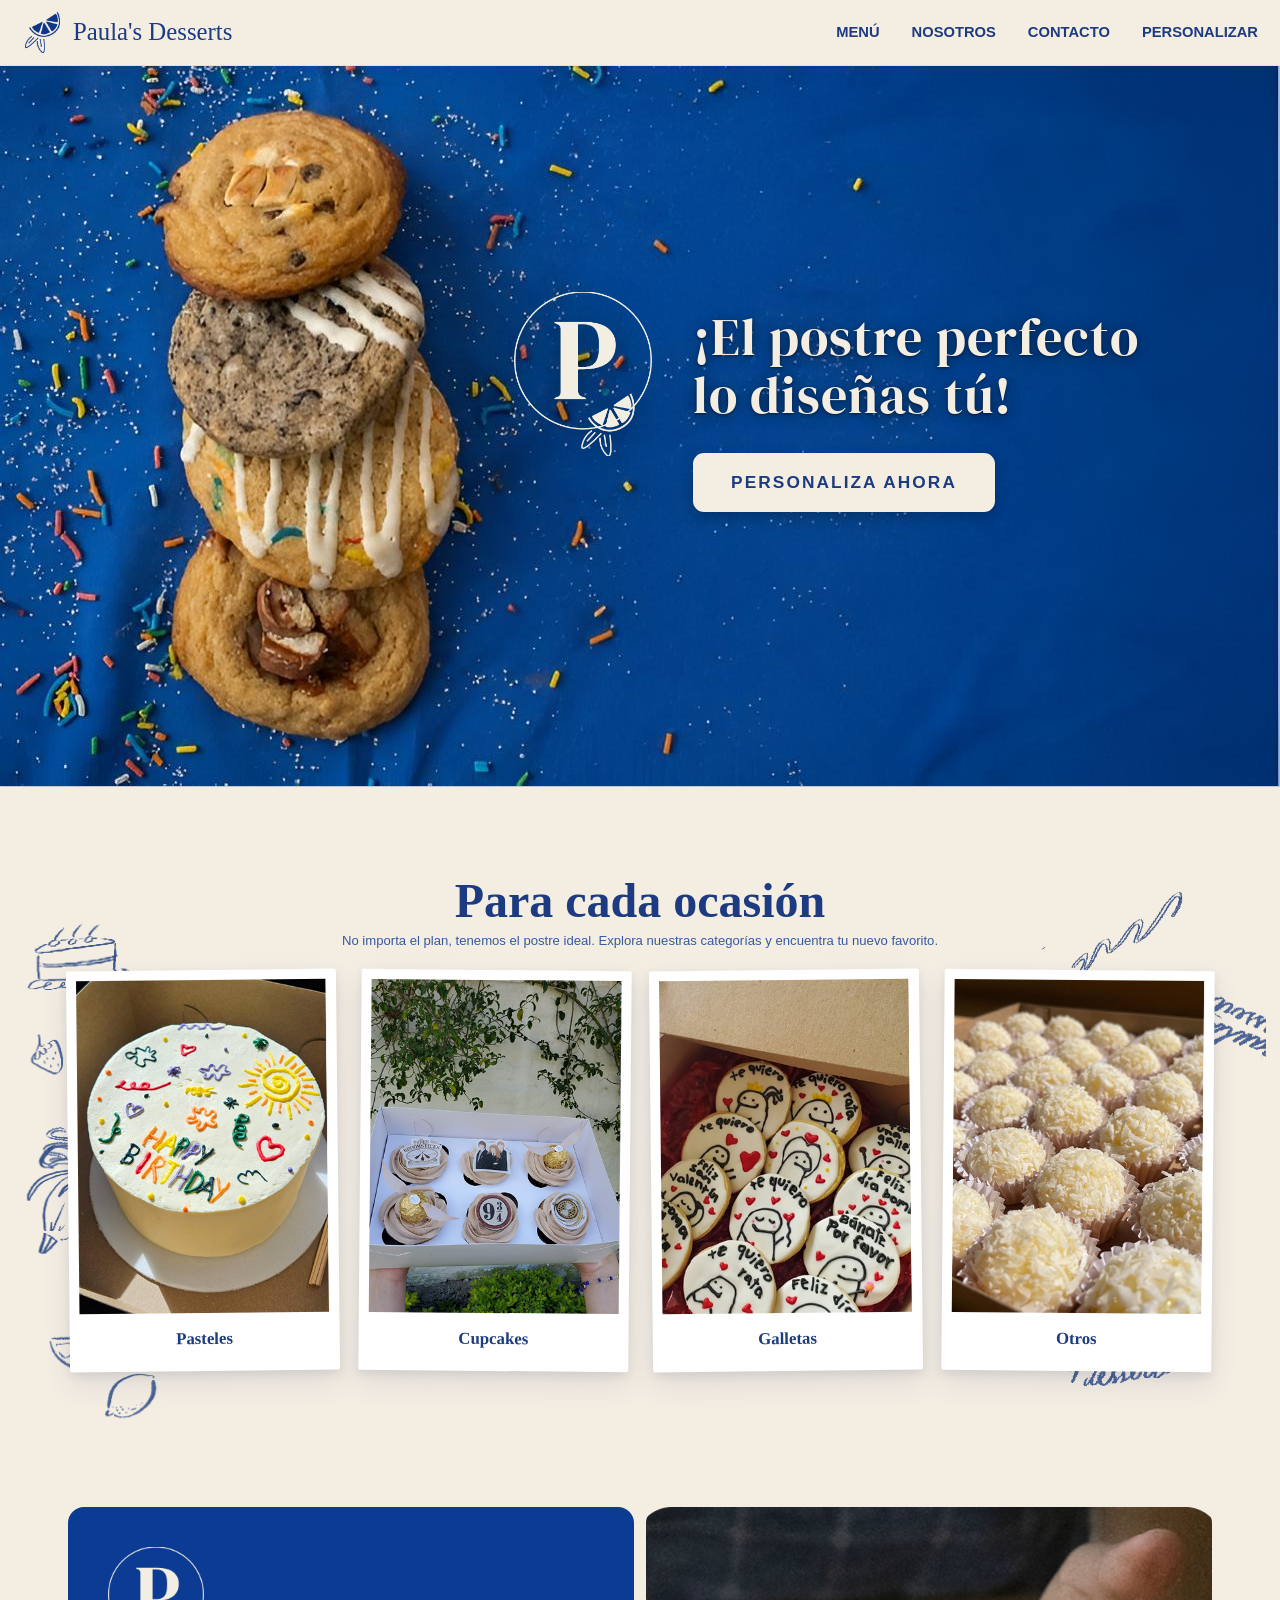
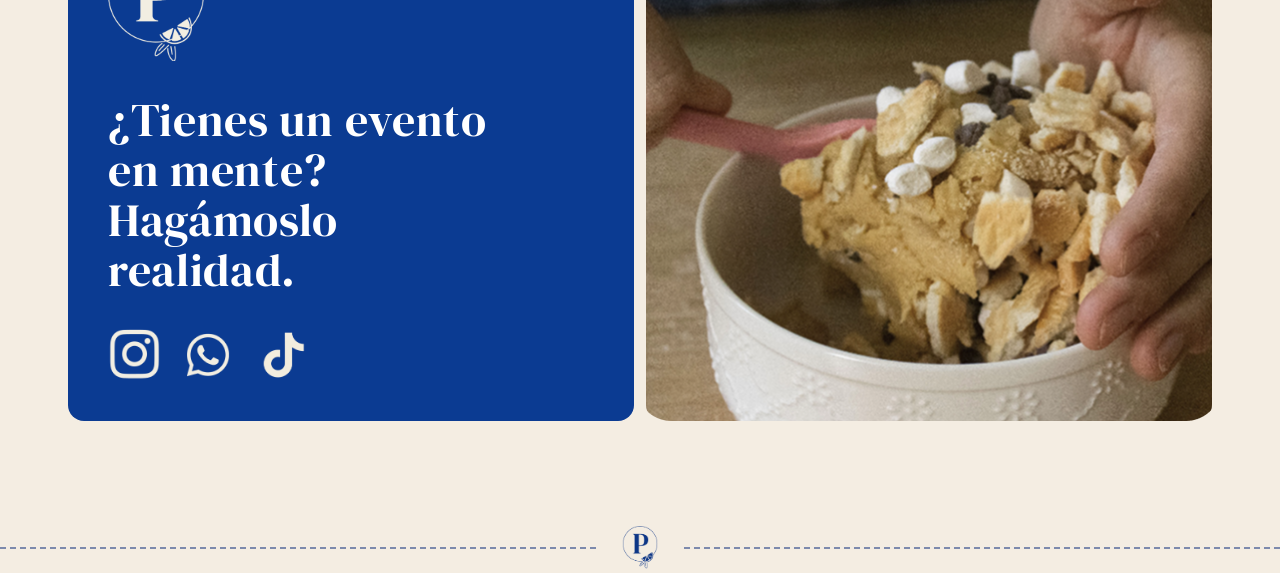
<file: producto.html>
﻿<!DOCTYPE html>
<html lang="es">
<head>
  <meta charset="UTF-8" />
  <meta name="viewport" content="width=device-width, initial-scale=1.0" />
  <title>Producto — Paula's Desserts</title>
  <link rel="preconnect" href="https://fonts.googleapis.com" />
  <link rel="preconnect" href="https://fonts.gstatic.com" crossorigin />
  <link href="https://fonts.googleapis.com/css2?family=DM+Serif+Display&display=swap" rel="stylesheet" />
  <link rel="icon" href="Paula's_Desserts/LogoBeige.png" type="image/png" />
  <link rel="stylesheet" href="https://cdn.jsdelivr.net/npm/bootstrap-icons@1.11.3/font/bootstrap-icons.min.css" />
  <link rel="stylesheet" href="styles.css" />
  <link rel="stylesheet" href="productstyles.css" />
</head>
<body class="product-page">

  <header class="header">
    <div class="header-inner">
      <a href="index.html" class="brand brand-link">
        <img src="Paula's_Desserts/Limon.png" alt="Logo Paula's Desserts" />
        <span class="brand-title">Paula's Desserts</span>
      </a>

      <nav class="menu">
        <div class="dropdown">
          <button type="button" class="dropbtn" aria-haspopup="true" aria-expanded="false">MENÚ</button>
          <div class="dropdown-content">
            <a href="pasteles.html">Pasteles</a>
            <a href="cupcakes.html">Cupcakes</a>
            <a href="galletas.html">Galletas</a>
            <a href="otros.html">Otros</a>
          </div>
        </div>
        <a href="sobre_nosotros.html">NOSOTROS</a>
        <a href="index.html#contacto">CONTACTO</a>
        <a href="menu_personalizacion.html">PERSONALIZAR</a>
      </nav>
    </div>
  </header>

  <nav class="breadcrumb" id="breadcrumb-nav" aria-label="Migas de pan">
    <a href="index.html">Menú</a>
    <span class="breadcrumb-sep" aria-hidden="true">›</span>
    <a id="breadcrumb-categoria" href="#">Categoría</a>
    <span class="breadcrumb-sep" aria-hidden="true">›</span>
    <span id="breadcrumb-nombre" class="breadcrumb-current">Producto</span>
  </nav>

  <section class="product-hero" id="product-hero">

    <div class="product-images">
      <div class="product-main-img" id="product-img-wrap">
        <img id="product-img" class="product-img-el" src="" alt="" />
        <span id="product-img-placeholder" class="product-img-placeholder">Cargando imagen…</span>
      </div>
    </div>

    <div class="product-info">

      <header class="product-info-head">
        <div class="product-category" id="product-category">Categoría</div>
        <h1 class="product-name" id="product-name">Producto</h1>
      </header>

      <p class="product-tagline" id="product-tagline"></p>

      <div class="tab-block">
        <h3 class="contains-title">Contiene (alérgenos e información)</h3>
        <ul class="lorem-list" id="product-alergenos"></ul>
      </div>

      <hr class="divider" />

      <section id="product-personalizacion">

        <div id="product-consulta-block" class="product-consulta-block" hidden>
          <p class="custom-hint">
            Este producto se cotiza a pedido según tu diseño y tamaño. Para personalizarlo desde cero, abre el flujo de personalización.
          </p>
          <a class="btn-primary" href="menu_personalizacion.html">Ir a personalización</a>
        </div>

        <div class="form-section">
          <p class="form-block-title">Tamaño / porciones</p>
          <div class="size-options" id="product-tallas" role="radiogroup" aria-label="Tamaño o porciones"></div>
        </div>

        <div class="form-section">
          <p class="form-block-title">Delivery / retiro</p>
          <select id="field-entrega" class="product-field-select">
            <option value="retiro">Retiro en local</option>
            <option value="delivery">Delivery</option>
            <option value="coord">A coordinar</option>
          </select>
        </div>

        <div class="form-section" id="product-envase-block">
          <p class="form-block-title">Empaque / presentación</p>
          <div id="product-envases" class="option-chips" role="radiogroup" aria-label="Empaque"></div>
        </div>

        <div class="form-section">
          <p class="form-block-title">Extras u otras notas</p>
          <textarea id="field-notas-extra" class="product-field-text" rows="2" maxlength="400" placeholder="Cualquier otro detalle…"></textarea>
        </div>

        <div class="cta-row">
          <div class="price-block">
            <p class="form-block-title">Total</p>
            <div class="price" id="product-price">—</div>
          </div>
          <div class="cta-buttons">
            <button type="button" class="btn-primary" id="btn-guardar">Copiar pedido</button>
            <a class="btn-whatsapp" id="btn-whatsapp" href="#" target="_blank" rel="noopener noreferrer"><i class="bi bi-whatsapp"></i>Enviar pedido</a>
          </div>
        </div>
      </section>
    </div>
  </section>

  <section class="related" id="related-section">
    <div class="related-inner">
      <h2>También te puede gustar</h2>
      <hr class="related-rule" />
      <div class="related-grid" id="related-grid"></div>
    </div>
  </section>

  <footer class="about-site-footer">
    <div class="about-footer-row">
      <span class="about-footer-dash"></span>
      <div class="about-footer-logo-wrap">
        <img class="about-footer-logo-img" src="Paula's_Desserts/LogoAzul.png" alt="Paula's Desserts" />
      </div>
      <span class="about-footer-dash"></span>
    </div>
  </footer>

  <!-- Catálogo embebido: necesario para abrir la página como file:// (fetch a JSON está bloqueado por CORS) -->
  <script src="catalogo.embed.js"></script>
  <script src="producto.js" defer></script>
</body>
</html>
</file>
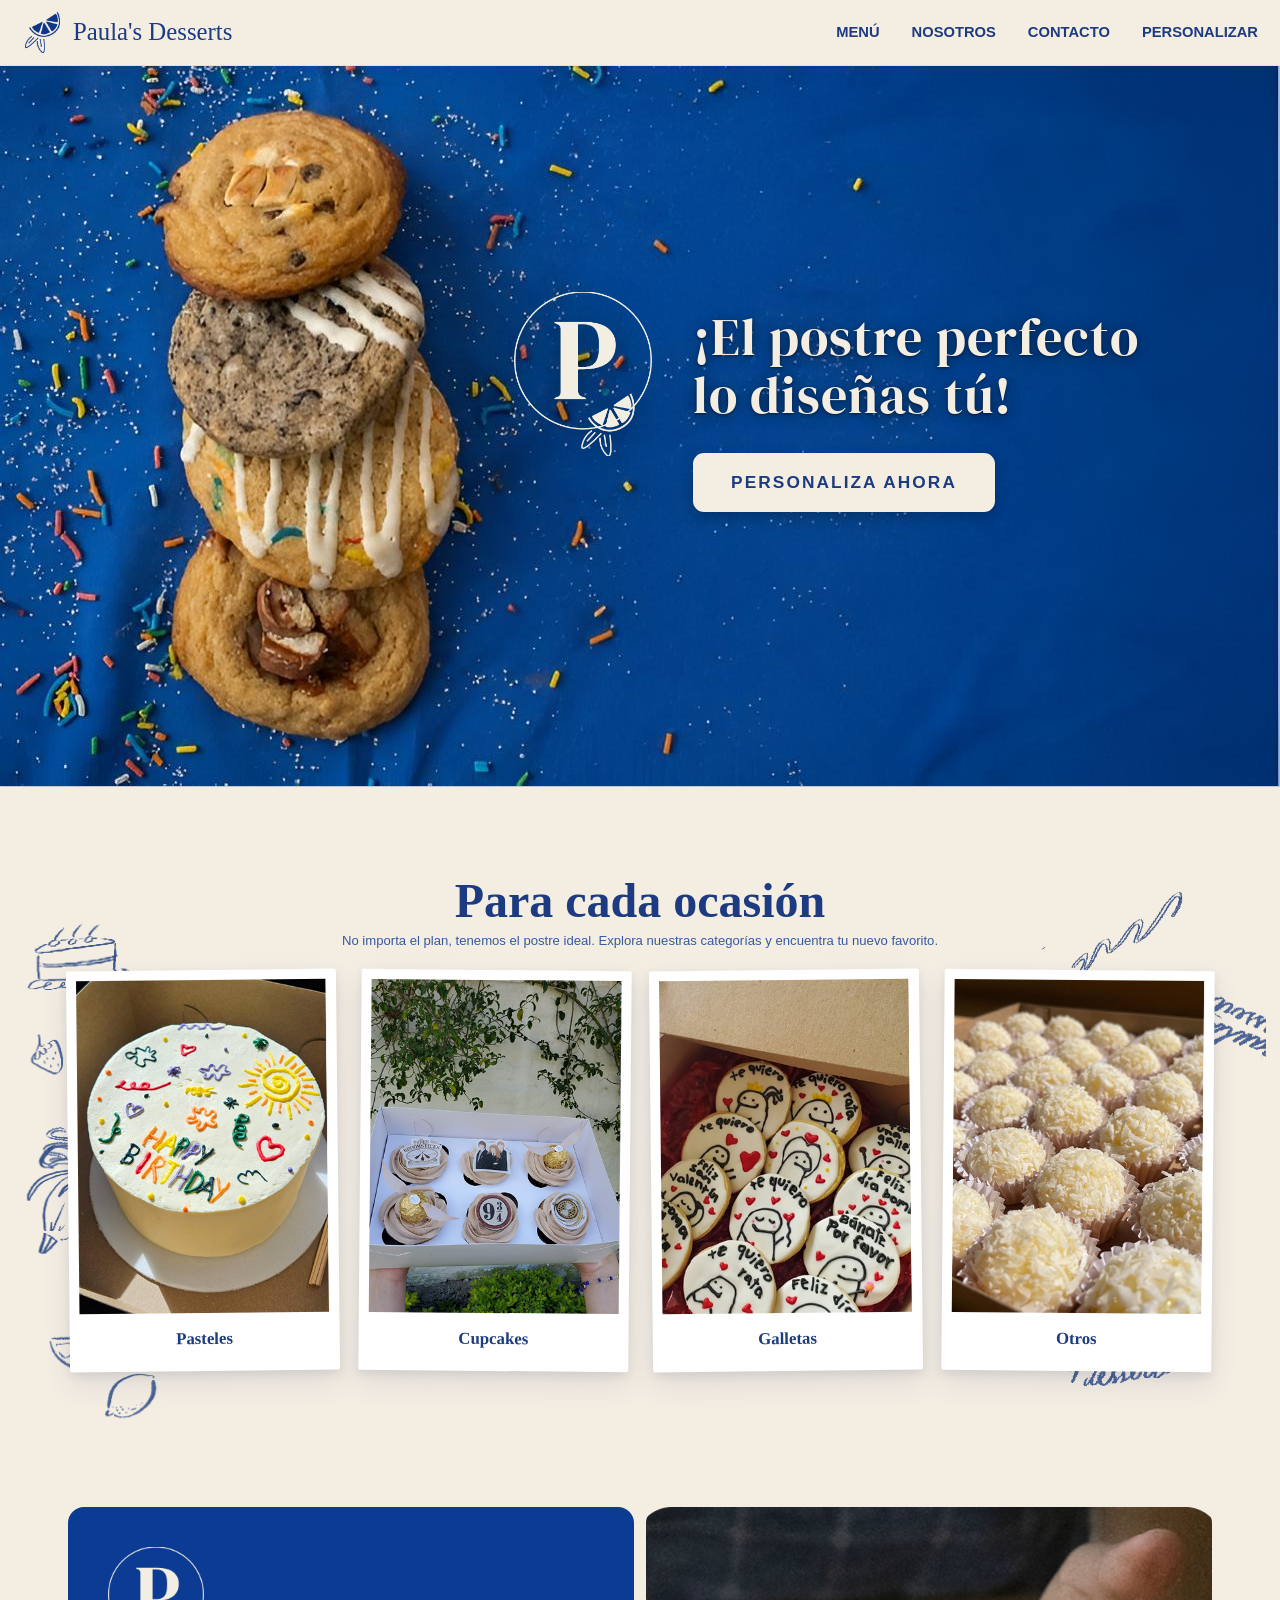
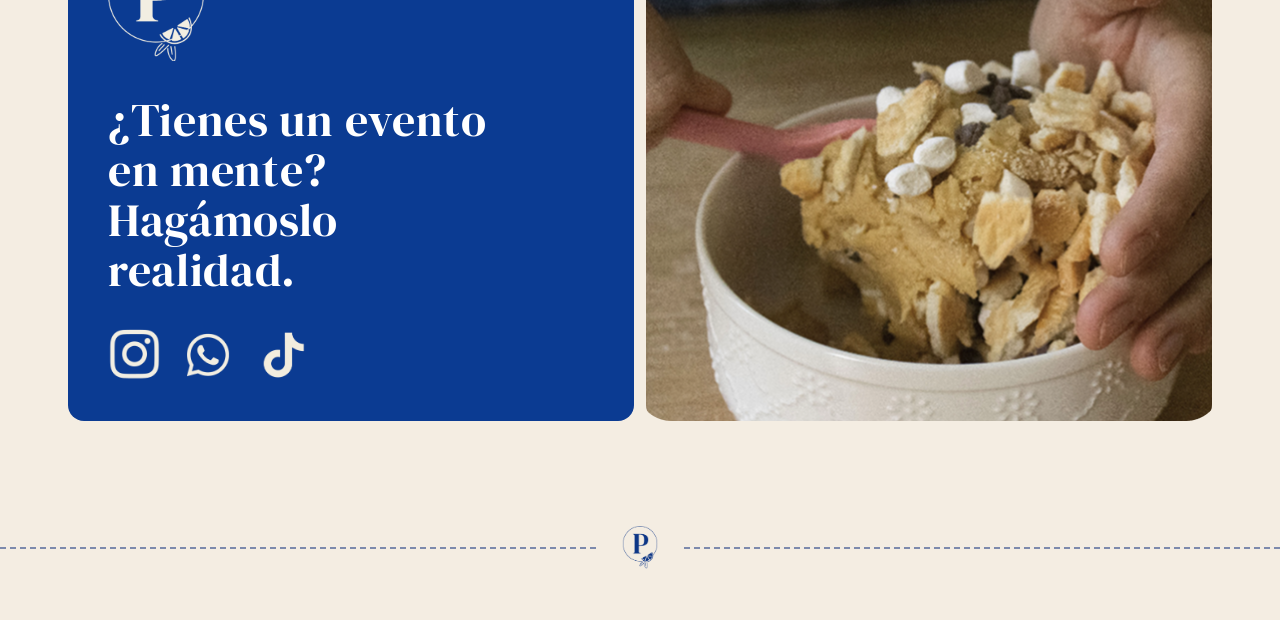
<file: Producto.html>
﻿<!DOCTYPE html>
<html lang="es">
<head>
  <meta charset="UTF-8" />
  <meta name="viewport" content="width=device-width, initial-scale=1.0" />
  <title>Producto — Paula's Desserts</title>
  <link rel="preconnect" href="https://fonts.googleapis.com" />
  <link rel="preconnect" href="https://fonts.gstatic.com" crossorigin />
  <link href="https://fonts.googleapis.com/css2?family=DM+Serif+Display&display=swap" rel="stylesheet" />
  <link rel="stylesheet" href="styles.css" />
  <link rel="stylesheet" href="productstyles.css" />
</head>
<body class="product-page">

  <header class="header">
    <div class="header-inner">
      <a href="index.html" class="brand brand-link">
        <img src="Paula's_Desserts/Limon.png" alt="Logo Paula's Desserts" />
        <span class="brand-title">Paula's Desserts</span>
      </a>

      <nav class="menu">
        <div class="dropdown">
          <button type="button" class="dropbtn" aria-haspopup="true" aria-expanded="false">MENÚ</button>
          <div class="dropdown-content">
            <a href="pasteles.html">Pasteles</a>
            <a href="cupcakes.html">Cupcakes</a>
            <a href="galletas.html">Galletas</a>
            <a href="otros.html">Otros</a>
          </div>
        </div>
        <a href="SobreNosotros.html">NOSOTROS</a>
        <a href="index.html#contacto">CONTACTO</a>
        <a href="menu_personalizacion.html">PERSONALIZAR</a>
      </nav>
    </div>
  </header>

  <nav class="breadcrumb" id="breadcrumb-nav" aria-label="Migas de pan">
    <a href="menu_personalizacion.html">Personalización</a>
    <span class="breadcrumb-sep" aria-hidden="true">›</span>
    <span id="breadcrumb-nombre" class="breadcrumb-current">Producto</span>
  </nav>

  <section class="product-hero" id="product-hero">

    <div class="product-images">
      <div class="product-main-img" id="product-img-wrap">
        <img id="product-img" class="product-img-el" src="" alt="" />
        <span id="product-img-placeholder" class="product-img-placeholder">Cargando imagen…</span>
      </div>
    </div>

    <div class="product-info">

      <header class="product-info-head">
        <div class="product-category" id="product-category">Categoría</div>
        <h1 class="product-name" id="product-name">Producto</h1>
      </header>

      <p class="product-tagline" id="product-tagline"></p>

      <div class="tab-block">
        <h3 class="contains-title">Contiene (alérgenos e información)</h3>
        <ul class="lorem-list" id="product-alergenos"></ul>
      </div>

      <hr class="divider" />

      <section id="product-personalizacion" class="product-custom-panel" aria-labelledby="personalizacion-titulo">
        <h2 id="personalizacion-titulo" class="custom-title custom-title--upper">PERSONALIZA TU PEDIDO</h2>
        <p class="custom-hint custom-hint--compact">
          Completa lo que ya tengas claro; cada bloque se <strong>cierra solo</strong> al contestar para acortar la página. Volvé a abrirlo con un clic en el título. Al final <strong>copia el texto</strong> o úsalo en <strong>WhatsApp</strong>.
        </p>

        <div class="form-strip">
          <p class="form-block-title">Tipo de producto</p>
          <p id="product-tipo-line" class="form-readonly" aria-live="polite"></p>
          <div class="form-strip-qty">
            <label for="product-cantidad" class="form-strip-qty-label">Unidades</label>
            <input
              type="number"
              id="product-cantidad"
              class="product-cantidad-input"
              min="1"
              max="99"
              value="1"
              inputmode="numeric"
              aria-describedby="product-cantidad-hint"
            />
            <p id="product-cantidad-hint" class="custom-microhint custom-microhint--tight form-strip-qty-hint">
              Ej.: 1 torta, 2 cajas de cupcakes.
            </p>
          </div>
        </div>

        <details class="form-accordion" data-acc="talla" open>
          <summary class="form-accordion-summary">
            <span class="form-accordion-title">Cantidad / tamaño (porciones)</span>
            <span class="form-accordion-preview" id="acc-preview-talla"></span>
          </summary>
          <div class="form-accordion-body">
            <p class="custom-microhint">Guía de porciones ≈ personas. El precio depende del tamaño elegido.</p>
            <div class="size-options" id="product-tallas" role="radiogroup" aria-label="Tamaño o porciones"></div>
          </div>
        </details>

        <details class="form-accordion" data-acc="sabor" open>
          <summary class="form-accordion-summary">
            <span class="form-accordion-title">Sabor</span>
            <span class="form-accordion-preview" id="acc-preview-sabor"></span>
          </summary>
          <div class="form-accordion-body">
            <p class="custom-microhint custom-microhint--tight">Opciones generales; si no aplica, elige «Otro» y detalla abajo.</p>
            <div id="product-sabores" class="option-chips" role="radiogroup" aria-label="Sabor"></div>
          </div>
        </details>

        <details class="form-accordion" data-acc="tema" open>
          <summary class="form-accordion-summary">
            <span class="form-accordion-title">Tema o diseño</span>
            <span class="form-accordion-preview" id="acc-preview-tema"></span>
          </summary>
          <div class="form-accordion-body">
            <textarea id="field-tema" class="product-field-text" rows="3" maxlength="500" placeholder="Ej.: unicornios, minimalista, floral, infantil…"></textarea>
          </div>
        </details>

        <details class="form-accordion" data-acc="colores" open>
          <summary class="form-accordion-summary">
            <span class="form-accordion-title">Colores</span>
            <span class="form-accordion-preview" id="acc-preview-colores"></span>
          </summary>
          <div class="form-accordion-body">
            <input id="field-colores" class="product-field-input" type="text" maxlength="200" placeholder="Ej.: rosa pastel, blanco y dorado…" />
          </div>
        </details>

        <details class="form-accordion" data-acc="texto" open>
          <summary class="form-accordion-summary">
            <span class="form-accordion-title">Texto personalizado</span>
            <span class="form-accordion-preview" id="acc-preview-texto"></span>
          </summary>
          <div class="form-accordion-body">
            <input id="field-texto" class="product-field-input" type="text" maxlength="150" placeholder="Texto en la torta o detalle escrito (ej.: Felices 15 Ana)" />
          </div>
        </details>

        <details class="form-accordion" data-acc="entrega" open>
          <summary class="form-accordion-summary">
            <span class="form-accordion-title">Delivery / retiro</span>
            <span class="form-accordion-preview" id="acc-preview-entrega"></span>
          </summary>
          <div class="form-accordion-body">
            <select id="field-entrega" class="product-field-select">
              <option value="retiro">Retiro en local</option>
              <option value="delivery">Delivery</option>
              <option value="coord">A coordinar</option>
            </select>
          </div>
        </details>

        <details class="form-accordion" data-acc="diet" open>
          <summary class="form-accordion-summary">
            <span class="form-accordion-title">Preferencias dietéticas</span>
            <span class="form-accordion-preview" id="acc-preview-diet"></span>
          </summary>
          <div class="form-accordion-body">
            <p class="custom-microhint custom-microhint--tight">Podés marcar varias. Se aplican a este pedido.</p>
            <div id="diet-chips" class="option-chips option-chips--multi" role="group" aria-label="Preferencias dietéticas"></div>
          </div>
        </details>

        <details class="form-accordion" data-acc="envase" open id="product-envase-block">
          <summary class="form-accordion-summary">
            <span class="form-accordion-title">Empaque / presentación</span>
            <span class="form-accordion-preview" id="acc-preview-envase"></span>
          </summary>
          <div class="form-accordion-body">
            <div id="product-envases" class="option-chips" role="radiogroup" aria-label="Empaque"></div>
          </div>
        </details>

        <details class="form-accordion" data-acc="notas" open>
          <summary class="form-accordion-summary">
            <span class="form-accordion-title">Extras u otras notas</span>
            <span class="form-accordion-preview" id="acc-preview-notas"></span>
          </summary>
          <div class="form-accordion-body">
            <textarea id="field-notas-extra" class="product-field-text" rows="2" maxlength="400" placeholder="Cualquier otro detalle…"></textarea>
          </div>
        </details>

        <p id="product-personalizacion-resumen" class="product-personalizacion-resumen" aria-live="polite"></p>

        <div class="cta-row">
          <div class="price-block">
            <div class="price" id="product-price">—</div>
            <p id="product-price-note" class="price-note"></p>
          </div>
          <div class="cta-buttons">
            <button type="button" class="btn-primary" id="btn-guardar">Copiar pedido</button>
            <a class="btn-whatsapp" id="btn-whatsapp" href="#" target="_blank" rel="noopener noreferrer">WhatsApp</a>
          </div>
        </div>
      </section>
    </div>
  </section>

  <section class="related" id="related-section">
    <div class="related-inner">
      <h2>También te puede gustar</h2>
      <hr class="related-rule" />
      <div class="related-grid" id="related-grid"></div>
    </div>
  </section>

  <footer class="about-site-footer">
    <div class="about-footer-row">
      <span class="about-footer-dash"></span>
      <div class="about-footer-logo-wrap">
        <img class="about-footer-logo-img" src="Paula's_Desserts/LogoAzul.png" alt="Paula's Desserts" />
      </div>
      <span class="about-footer-dash"></span>
    </div>
  </footer>

  <!-- Catálogo embebido: necesario para abrir la página como file:// (fetch a JSON está bloqueado por CORS) -->
  <script src="catalogo.embed.js"></script>
  <script src="producto.js" defer></script>
</body>
</html>
</file>
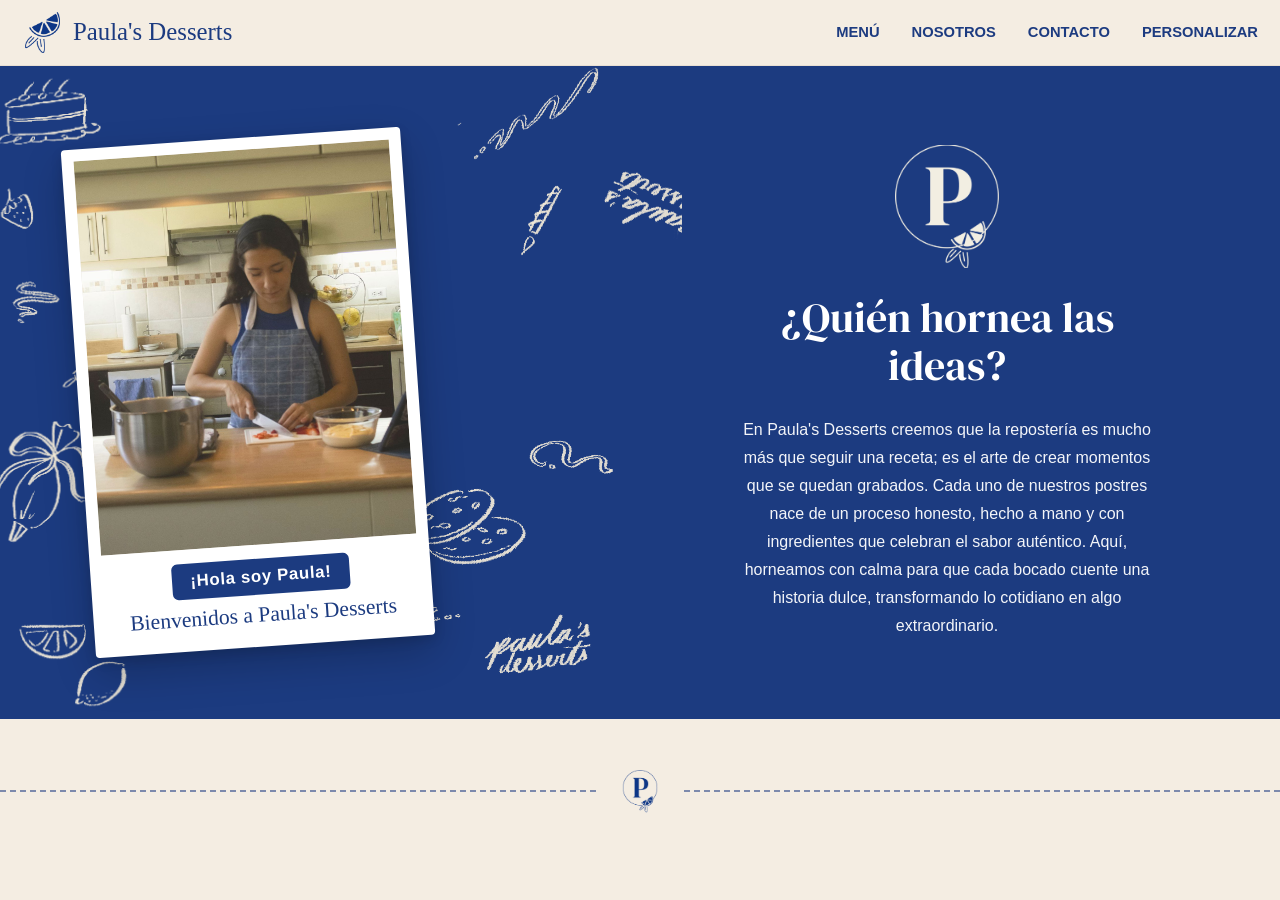
<file: sobre_nosotros.html>
﻿<!DOCTYPE html>
<html lang="es">
<head>
  <meta charset="UTF-8" />
  <meta name="viewport" content="width=device-width, initial-scale=1.0" />
  <title>Sobre nosotros · Paula's Desserts</title>
  <link rel="preconnect" href="https://fonts.googleapis.com" />
  <link rel="preconnect" href="https://fonts.gstatic.com" crossorigin />
  <link href="https://fonts.googleapis.com/css2?family=DM+Serif+Display:ital@0;1&display=swap" rel="stylesheet" />
  <link rel="icon" href="Paula's_Desserts/LogoBeige.png" type="image/png" />
  <link rel="stylesheet" href="styles.css" />
</head>
<body class="about-body">
  <div class="page-frame">
    <header class="header">
      <div class="header-inner">
        <a href="index.html" class="brand brand-link">
          <img src="Paula's_Desserts/Limon.png" alt="" />
          <span class="brand-title">Paula's Desserts</span>
        </a>

        <nav class="menu">
          <div class="dropdown">
            <button type="button" class="dropbtn" aria-haspopup="true" aria-expanded="false">MENÚ</button>
            <div class="dropdown-content">
              <a href="pasteles.html">Pasteles</a>
              <a href="cupcakes.html">Cupcakes</a>
              <a href="galletas.html">Galletas</a>
              <a href="otros.html">Otros</a>
            </div>
          </div>
          <a href="sobre_nosotros.html">NOSOTROS</a>
          <a href="index.html#contacto">CONTACTO</a>
          <a href="menu_personalizacion.html">PERSONALIZAR</a>
        </nav>
      </div>
    </header>

    <section class="about-hero">
      <div class="about-hero-inner">
        <div class="about-col about-col-photo">
          <div class="about-polaroid-deco">
            <img
              class="about-polaroid-corner about-polaroid-corner-tl"
              src="Paula's_Desserts/Ilustraciones1.png"
              alt=""
              aria-hidden="true"
            />
            <img
              class="about-polaroid-corner about-polaroid-corner-tr"
              src="Paula's_Desserts/Ilustraciones2.png"
              alt=""
              aria-hidden="true"
            />
            <img
              class="about-polaroid-corner about-polaroid-corner-bl"
              src="Paula's_Desserts/Ilustraciones3.png"
              alt=""
              aria-hidden="true"
            />
            <img
              class="about-polaroid-corner about-polaroid-corner-br"
              src="Paula's_Desserts/Ilustraciones4.PNG"
              alt=""
              aria-hidden="true"
            />
            <figure class="about-polaroid">
              <div class="about-polaroid-inner">
                <img src="Paula's_Desserts/Foto.png" alt="Paula" />
              </div>
              <figcaption class="about-polaroid-caption">
                <span class="about-caption-badge">¡Hola soy Paula!</span>
                <span class="about-caption-script">Bienvenidos a Paula's Desserts</span>
              </figcaption>
            </figure>
          </div>
        </div>

        <div class="about-col about-col-text">
          <img class="about-logo-img" src="Paula's_Desserts/LogoBeige.png" alt="Logo" />

          <h2 class="about-heading">¿Quién hornea las ideas?</h2>

          <p class="about-copy">
            En Paula's Desserts creemos que la repostería es mucho más que seguir una receta; es el arte de crear momentos que se quedan grabados. Cada uno de nuestros postres nace de un proceso honesto, hecho a mano y con ingredientes que celebran el sabor auténtico. Aquí, horneamos con calma para que cada bocado cuente una historia dulce, transformando lo cotidiano en algo extraordinario.
          </p>
        </div>
      </div>
    </section>

    <footer class="about-site-footer">
      <div class="about-footer-row">
        <span class="about-footer-dash"></span>
        <div class="about-footer-logo-wrap">
          <img class="about-footer-logo-img" src="Paula's_Desserts/LogoAzul.png" alt="Paula's Desserts" />
        </div>
        <span class="about-footer-dash"></span>
      </div>
    </footer>
  </div>
</body>
</html>
</file>
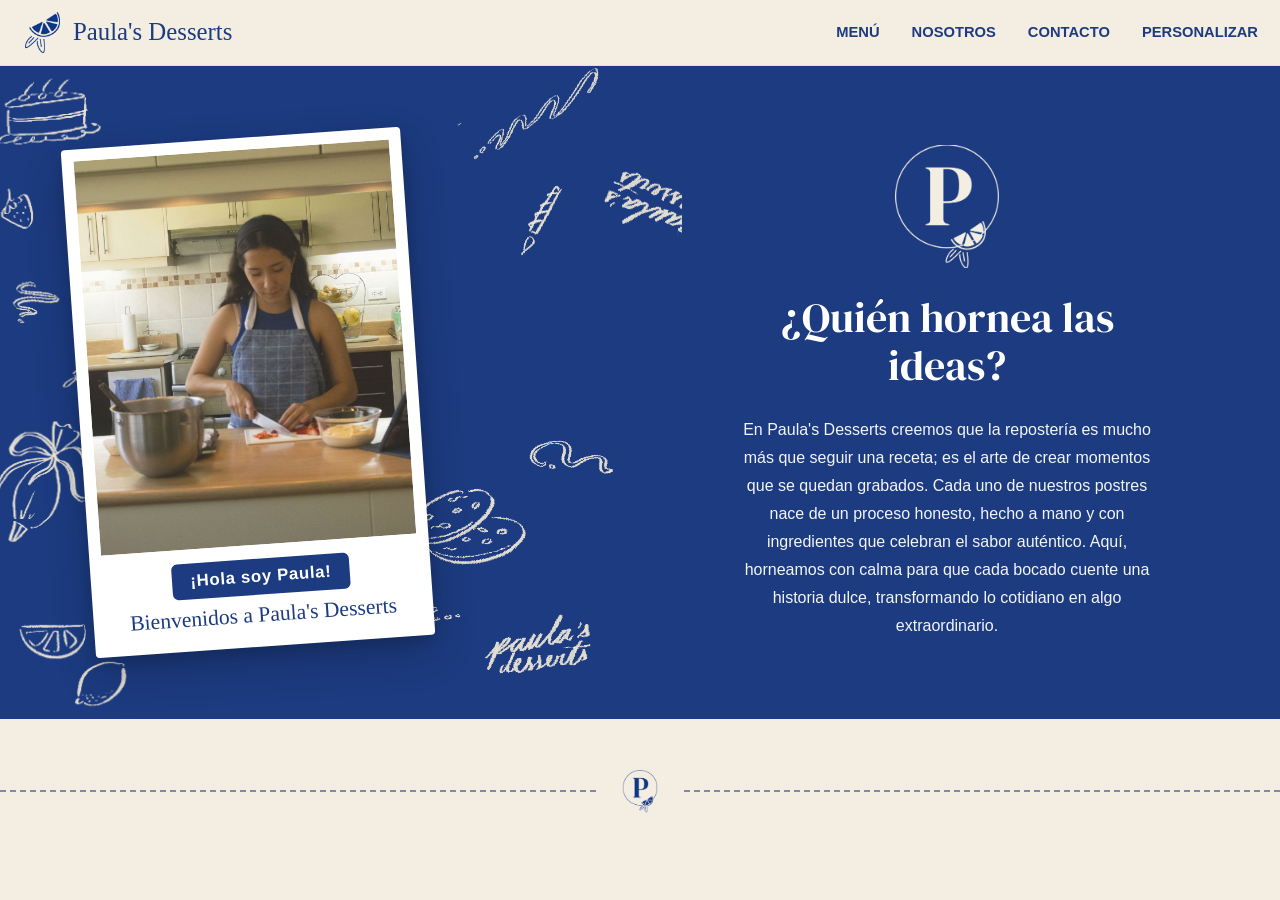
<file: SobreNosotros.html>
﻿<!DOCTYPE html>
<html lang="es">
<head>
  <meta charset="UTF-8" />
  <meta name="viewport" content="width=device-width, initial-scale=1.0" />
  <title>Sobre nosotros · Paula's Desserts</title>
  <link rel="preconnect" href="https://fonts.googleapis.com" />
  <link rel="preconnect" href="https://fonts.gstatic.com" crossorigin />
  <link href="https://fonts.googleapis.com/css2?family=DM+Serif+Display:ital@0;1&display=swap" rel="stylesheet" />
  <link rel="stylesheet" href="styles.css" />
</head>
<body class="about-body">
  <div class="page-frame">
    <header class="header">
      <div class="header-inner">
        <a href="index.html" class="brand brand-link">
          <img src="Paula's_Desserts/Limon.png" alt="" />
          <span class="brand-title">Paula's Desserts</span>
        </a>

        <nav class="menu">
          <div class="dropdown">
            <button type="button" class="dropbtn" aria-haspopup="true" aria-expanded="false">MENÚ</button>
            <div class="dropdown-content">
              <a href="pasteles.html">Pasteles</a>
              <a href="cupcakes.html">Cupcakes</a>
              <a href="galletas.html">Galletas</a>
              <a href="otros.html">Otros</a>
            </div>
          </div>
          <a href="SobreNosotros.html">NOSOTROS</a>
          <a href="index.html#contacto">CONTACTO</a>
          <a href="menu_personalizacion.html">PERSONALIZAR</a>
        </nav>
      </div>
    </header>

    <section class="about-hero">
      <div class="about-hero-inner">
        <div class="about-col about-col-photo">
          <div class="about-polaroid-deco">
            <img
              class="about-polaroid-corner about-polaroid-corner-tl"
              src="Paula's_Desserts/Ilustraciones1.png"
              alt=""
              aria-hidden="true"
            />
            <img
              class="about-polaroid-corner about-polaroid-corner-tr"
              src="Paula's_Desserts/Ilustraciones2.png"
              alt=""
              aria-hidden="true"
            />
            <img
              class="about-polaroid-corner about-polaroid-corner-bl"
              src="Paula's_Desserts/Ilustraciones3.png"
              alt=""
              aria-hidden="true"
            />
            <img
              class="about-polaroid-corner about-polaroid-corner-br"
              src="Paula's_Desserts/Ilustraciones4.PNG"
              alt=""
              aria-hidden="true"
            />
            <figure class="about-polaroid">
              <div class="about-polaroid-inner">
                <img src="Paula's_Desserts/Foto.png" alt="Paula" />
              </div>
              <figcaption class="about-polaroid-caption">
                <span class="about-caption-badge">¡Hola soy Paula!</span>
                <span class="about-caption-script">Bienvenidos a Paula's Desserts</span>
              </figcaption>
            </figure>
          </div>
        </div>

        <div class="about-col about-col-text">
          <img class="about-logo-img" src="Paula's_Desserts/LogoBeige.png" alt="Logo" />

          <h2 class="about-heading">¿Quién hornea las ideas?</h2>

          <p class="about-copy">
            En Paula's Desserts creemos que la repostería es mucho más que seguir una receta; es el arte de crear momentos que se quedan grabados. Cada uno de nuestros postres nace de un proceso honesto, hecho a mano y con ingredientes que celebran el sabor auténtico. Aquí, horneamos con calma para que cada bocado cuente una historia dulce, transformando lo cotidiano en algo extraordinario.
          </p>
        </div>
      </div>
    </section>

    <footer class="about-site-footer">
      <div class="about-footer-row">
        <span class="about-footer-dash"></span>
        <div class="about-footer-logo-wrap">
          <img class="about-footer-logo-img" src="Paula's_Desserts/LogoAzul.png" alt="Paula's Desserts" />
        </div>
        <span class="about-footer-dash"></span>
      </div>
    </footer>
  </div>
</body>
</html>
</file>
<file: styles.css>
﻿/* ==========================================================================
   VARIABLES GLOBALES
   Colores, fuentes y valores del sistema de diseño. Cambia aquí y se
   actualiza en todo el sitio automáticamente.
   ========================================================================== */

:root {
  --primary-blue: #1c3b80;
  --primary-blue-rgb: 28, 59, 128;
  --color-secondary: #2f5b9e;
  --color-accent: #7ba5d0;
  /* Alias DESIGN.md (mismo sistema que --primary-blue / --bg-color) */
  --color-bg: #f4ede2;
  --color-primary: #1c3b80;
  --color-text: #1c3b80;
  --color-white: #ffffff;
  --color-bg-soft: #f5f0eb;
  --text-color: #1c3b80;
  --bg-color: #f4ede2;
  --white: #ffffff;
  --font-heading: 'DM Serif Display', serif;
  --font-body: Helvetica, Arial, sans-serif;
  /* Logo del banner: más px = más arriba (solo el ícono; cambia aquí o en cada media query abajo) */
  --hero-logo-up: 36px;
}


/* ==========================================================================
   RESET Y BASE
   Reglas que afectan a todos los elementos para que se comporten de forma
   predecible en distintos navegadores.
   ========================================================================== */

* {
  box-sizing: border-box;
}

html {
  width: 100%;
  overflow-x: hidden;
}

body {
  margin: 0;
  width: 100%;
  min-height: 100vh;
  display: flex;
  flex-direction: column;
  font-family: Arial, sans-serif;
  color: var(--text-color);
  background-color: var(--bg-color);
}

main {
  flex: 1 0 auto;
  width: 100%;
  display: block;
}

.page-frame {
  width: 100%;
  max-width: none;
  margin: 0;
  background: var(--bg-color);
  border: none;
}


/* ==========================================================================
   HEADER Y NAVEGACIÓN
   Barra superior con el logo de la marca y el menú de links.
   ========================================================================== */

.header {
  width: 100%;
  max-width: 100vw;
  background: var(--bg-color);
  border-bottom: 1px solid #e8dfd3;
  box-sizing: border-box;
}

.header-inner {
  width: 100%;
  max-width: none;
  margin: 0;
  padding: 12px clamp(10px, 2.2vw, 22px);
  display: flex;
  align-items: center;
  justify-content: space-between;
  gap: clamp(16px, 2.5vw, 28px);
  box-sizing: border-box;
}

/* Logo + nombre de la marca */
.brand {
  display: flex;
  align-items: center;
  gap: 10px;
  min-width: 0;
}

.brand img {
  width: clamp(32px, 3.2vw, 44px);
  height: clamp(32px, 3.2vw, 44px);
  object-fit: contain;
}

.brand h1 {
  margin: 0;
  color: var(--primary-blue);
  font-family: "HANDELSON THREE", "Brush Script MT", cursive;
  font-size: clamp(1.35rem, 2.8vw, 1.95rem);
  font-weight: 300;
  line-height: 1;
  white-space: nowrap;
}

/* Versión de la marca que funciona como link (usada en Sobre nosotros) */
.brand-link {
  text-decoration: none;
  color: inherit;
  display: flex;
  align-items: center;
  gap: 10px;
  min-width: 0;
}

.brand-title {
  margin: 0;
  color: var(--primary-blue);
  font-family: "HANDELSON THREE", "Brush Script MT", cursive;
  font-size: clamp(1.15rem, 2.2vw, 1.55rem);
  font-weight: 300;
  line-height: 1;
  white-space: nowrap;
}

/* Links del menú de navegación */
.menu {
  display: flex;
  align-items: center;
  gap: clamp(20px, 2.8vw, 32px);
  flex-wrap: wrap;
  justify-content: flex-end;
}

/* Estilos para los enlaces normales y el botón del menú desplegable */
.menu a, 
.dropbtn {
  color: var(--primary-blue);
  text-decoration: none;
  font-size: clamp(0.72rem, 1.15vw, 0.95rem);
  font-weight: 700;
  display: inline-block;
  transition: transform 0.2s ease, text-shadow 0.2s ease;
  
  /* Reset default button styles para que se vea igual a los enlaces */
  background: none;
  border: none;
  font-family: inherit;
  cursor: pointer;
  padding: 0;
}

/* Efecto hover para enlaces normales y el botón principal */
.menu a:hover, 
.dropbtn:hover {
  transform: translateY(-3px) scale(1.08);
  text-shadow: 0 2px 6px rgba(28, 59, 128, 0.25);
}

/* --- ESTILOS DEL MENÚ DESPLEGABLE (DROPDOWN) --- */

/* El contenedor invisible que envuelve el botón */
.dropdown {
  position: relative;
  display: inline-block;
}

/* La caja blanca del menú emergente (Oculta por defecto) */
.dropdown-content {
  display: none;
  position: absolute;
  background-color: white; 
  min-width: 150px;
  box-shadow: 0px 8px 16px 0px rgba(0,0,0,0.15);
  z-index: 10;
  border-radius: 8px;
  top: 100%;
  left: 50%;
  transform: translateX(-50%);
  padding: 10px 0; 
}

/* Estilos para los enlaces ADENTRO de la cajita desplegable */
.dropdown-content a {
  color: var(--primary-blue);
  padding: 12px 20px;
  display: block; 
  font-weight: 500; 
  font-size: 0.9rem;
  text-align: center;
}

/* Efecto hover ADENTRO de la cajita (fondo gris, sin animación de salto) */
.dropdown-content a:hover {
  background-color: #f4f4f4; 
  transform: none; 
  text-shadow: none;
}

/* Mostrar la caja blanca cuando el mouse pasa por encima */
.dropdown:hover .dropdown-content {
  display: block;
}

/* ==========================================================================
   HERO (BANNER PRINCIPAL)
   Imagen grande de portada con texto y botón superpuestos.
   ========================================================================== */

.hero {
  position: relative;
  width: 100%;
  max-width: 100vw;
  margin: 0;
  padding: 0;
  background-color: var(--bg-color);
  border-bottom: 1px solid rgba(28, 59, 128, 0.22);
  box-sizing: border-box;
  /* Si falla la imagen del banner, el bloque no colapsa y el overlay no invade el header */
  min-height: clamp(220px, 38vw, 420px);
}

/* Imagen completa al ancho de la ventana; sin recorte */
.hero-bg {
  width: 100%;
  max-width: 100%;
  height: auto;
  display: block;
}

/* Capa encima de la imagen que contiene el logo, texto y botón */
.hero-overlay {
  position: absolute;
  inset: 0;
  display: flex;
  align-items: center;
  justify-content: center;
  padding-top: clamp(14px, 4vw, 44px);
  padding-bottom: clamp(14px, 4vw, 44px);
  padding-left: clamp(26%, 30vw, 38%);
  padding-right: clamp(5%, 9vw, 14%);
  pointer-events: none;
  transform: translate(52px, -16px);
}

.hero-overlay-inner {
  display: flex;
  flex-direction: row;
  flex-wrap: nowrap;
  align-items: center;
  gap: clamp(20px, 3.2vw, 44px);
}

.hero-overlay-column {
  display: flex;
  flex-direction: column;
  align-items: flex-start;
  gap: clamp(18px, 2.5vw, 28px);
}

.hero-overlay-logo {
  position: relative;
  top: calc(-1 * var(--hero-logo-up));
  width: clamp(78px, 10.8vw, 148px);
  height: auto;
  flex-shrink: 0;
  object-fit: contain;
  filter: drop-shadow(0 2px 14px rgba(0, 0, 0, 0.35));
}

.hero-overlay-text {
  margin: 0;
  max-width: 20ch;
  font-family: "DM Serif Display", Georgia, serif;
  font-weight: 400;
  font-size: clamp(1.4rem, 4.2vw, 3.25rem);
  line-height: 1.12;
  letter-spacing: 0.02em;
  color: #f4ede2;
  text-align: left;
  text-shadow:
    0 2px 16px rgba(0, 0, 0, 0.45),
    0 1px 3px rgba(0, 0, 0, 0.5);
}

/* Botón "Ver catálogo" del hero */
.hero-cta {
  pointer-events: auto;
  display: inline-block;
  padding: 17px 36px;
  font-family: Arial, sans-serif;
  font-size: clamp(0.85rem, 1.35vw, 1.08rem);
  font-weight: 700;
  letter-spacing: 0.12em;
  text-decoration: none;
  text-transform: uppercase;
  color: var(--primary-blue);
  background-color: #f4ede2;
  border: 2px solid #f4ede2;
  border-radius: 11px;
  box-shadow: 0 4px 14px rgba(0, 0, 0, 0.25);
  transition:
    background-color 0.2s ease,
    color 0.2s ease,
    border-color 0.2s ease,
    transform 0.15s ease;
}

.hero-cta:hover {
  background-color: var(--primary-blue);
  color: #f4ede2;
  border-color: var(--primary-blue);
  transform: translateY(-2px);
}

.hero-cta:focus-visible {
  outline: 2px solid #f4ede2;
  outline-offset: 3px;
}


/* ==========================================================================
   SECCIONES GENÉRICAS
   Contenedor centrado con padding que se usa en toda la página.
   ========================================================================== */

.section {
  max-width: 1180px;
  margin: 0 auto;
  padding: 26px 18px 34px;
}

.section h2 {
  margin: 0;
  text-align: center;
  color: var(--primary-blue);
  font-size: clamp(2rem, 4vw, 3rem);
  font-family: "HANDELSON THREE", "Brush Script MT", cursive;
  line-height: 1;
}

.subtitle {
  margin: 6px 0 24px;
  text-align: center;
  color: #3659a5;
  font-size: 0.82rem;
}

/* Ajustes de espaciado específicos para la sección del catálogo en el index */
#catalogo.section {
  padding-top: clamp(90px, 3.5vw, 32px);
  padding-bottom: clamp(130px, 7vw, 90px);
}

#catalogo .subtitle {
  margin-top: 8px;
  margin-bottom: clamp(14px, 2.5vw, 22px);
}

.section-empty {
  min-height: 10px;
  padding-top: 0;
  padding-bottom: 0;
}


/* ==========================================================================
   TARJETAS DE CATÁLOGO (CARDS)
   Grilla de productos con imagen y nombre.
   ========================================================================== */

/* Contenedor que permite poner imágenes decorativas en las esquinas */
.cards-deco-wrap {
  position: relative;
  width: 100%;
  isolation: isolate;
  overflow: visible;
}

/* Imágenes decorativas de las esquinas */
.cards-corner {
  position: absolute;
  z-index: 0;
  display: block;
  width: clamp(160px, 32vw, 300px);
  height: auto;
  max-height: none;
  object-fit: contain;
  pointer-events: none;
}

.cards-corner-tl {
  top: 0;
  left: 0;
  transform: translate(-18%, -18%);
}

.cards-corner-tr {
  top: 0;
  right: 0;
  transform: translate(18%, -42%);
}

.cards-corner-bl {
  bottom: 0;
  left: 0;
  transform: translate(-18%, 18%);
}

.cards-corner-br {
  bottom: 0;
  right: 0;
  transform: translate(18%, 18%);
}

/* La grilla de cards queda encima de las imágenes decorativas */
.cards-deco-wrap .cards {
  position: relative;
  z-index: 1;
  width: 100%;
}

/* Grilla de 4 columnas */
.cards {
  display: grid;
  grid-template-columns: repeat(4, minmax(170px, 1fr));
  gap: 22px;
}

/* Tarjeta individual */
.card {
  background: var(--white);
  text-align: center;
  padding: 10px 10px 0 10px;
  box-shadow:
    0 12px 28px rgba(28, 59, 128, 0.1),
    0 4px 10px rgba(0, 0, 0, 0.08);
  border-radius: 2px;
  display: flex;
  flex-direction: column;
  align-items: stretch;
  transition: transform 0.3s ease, box-shadow 0.3s ease;
}

a.card-link {
  display: block;
  text-decoration: none;
  color: inherit;
}
a.card-link:nth-child(odd)  .card { transform: rotate(-0.6deg); }
a.card-link:nth-child(even) .card { transform: rotate(0.5deg); }
a.card-link:hover .card {
  transform: rotate(0deg) translateY(-6px) scale(1.01) !important;
  box-shadow:
    0 16px 40px rgba(28, 59, 128, 0.18),
    0 4px 10px rgba(0, 0, 0, 0.1);
}

.card img {
  width: 100%;
  aspect-ratio: 3 / 4;
  object-fit: cover;
  display: block;
}

/* Placeholder rayado que ocupa el lugar de la foto mientras no hay imagen */
.photo-placeholder {
  width: 100%;
  aspect-ratio: 4 / 3;
  display: grid;
  place-items: center;
  background: repeating-linear-gradient(
    -45deg,
    #ecf1ff 0,
    #ecf1ff 10px,
    #f8faff 10px,
    #f8faff 20px
  );
  color: #6e84b8;
  font-size: 0.75rem;
  font-weight: 700;
  letter-spacing: 0.06em;
}

.card h3 {
  margin: 0;
  padding: 16px 10px 22px;
  color: var(--primary-blue);
  font-size: 1.05rem;
  font-family: Georgia, "Times New Roman", Times, serif;
  font-weight: 700;
  line-height: 1.2;
  flex: 1;
  display: flex;
  align-items: center;
  justify-content: center;
  min-height: 3.25rem;
}


/* ==========================================================================
   POLAROIDS
   Tarjetas estilo polaroid usadas en Menú y Productos relacionados.
   ========================================================================== */

.polaroid-grid {
  display: grid;
  grid-template-columns: repeat(2, 1fr);
  gap: 16px;
}

.polaroid {
  background: var(--white);
  padding: 12px 12px calc(12px + 6px);
  box-shadow: 0 2px 8px rgba(var(--primary-blue-rgb), 0.10), 0 1px 2px rgba(0,0,0,0.06);
  display: flex;
  flex-direction: column;
  transition: transform 0.18s ease, box-shadow 0.18s ease;
  cursor: default;
  text-decoration: none;
  color: inherit;
}

.polaroid:hover {
  transform: translateY(-3px) rotate(0.4deg);
  box-shadow: 0 6px 18px rgba(var(--primary-blue-rgb), 0.14), 0 2px 4px rgba(0,0,0,0.08);
}

.polaroid-img {
  width: 100%;
  aspect-ratio: 1 / 1;
  object-fit: cover;
  display: block;
  background: var(--bg-color);
}

.polaroid-label {
  padding-top: 10px;
  text-align: center;
}

.polaroid-label .product-name {
  font-family: var(--font-heading);
  font-size: 18px;
  color: var(--primary-blue);
  line-height: 1.3;
}

.polaroid-label .product-desc {
  font-size: 12px;
  color: var(--primary-blue);
  opacity: 0.55;
  margin-top: 2px;
  line-height: 1.35;
}


/* ==========================================================================
   SECCIÓN PROMO
   Bloque de dos columnas: tarjeta de texto azul + foto del producto.
   ========================================================================== */

.promo {
  display: grid;
  grid-template-columns: 1fr 1fr;
  gap: 12px;
  padding-top: 6px;
  align-items: stretch;
}

/* Tarjeta azul con logo, título y links de redes */
.promo-card {
  background: #0b3b92;
  color: #fff;
  border-radius: 16px;
  min-height: clamp(300px, 42vw, 460px);
  height: 100%;
  padding: clamp(24px, 5vw, 40px) clamp(22px, 5vw, 40px);
  display: flex;
  flex-direction: column;
  justify-content: space-between;
  align-items: flex-start;
  gap: clamp(14px, 2.5vw, 22px);
  box-sizing: border-box;
}

.promo-top-logo {
  width: clamp(64px, 9vw, 96px);
  height: auto;
  object-fit: contain;
  flex-shrink: 0;
}

.promo-main-wrap {
  flex: 1;
  display: flex;
  align-items: center;
  justify-content: flex-start;
  width: 100%;
  min-height: 0;
  padding: clamp(4px, 1vw, 12px) 0;
}

.promo-main {
  margin: 0;
  font-family: "DM Serif Display", Georgia, "Times New Roman", serif;
  font-weight: 400;
  font-size: clamp(1.65rem, 4vw, 2.85rem);
  line-height: 1.1;
  letter-spacing: 0.015em;
  text-align: left;
  max-width: 78%;
  width: auto;
}

/* Fila de íconos de redes sociales */
.promo-icon-row {
  display: flex;
  flex-wrap: wrap;
  align-items: center;
  justify-content: flex-start;
  gap: clamp(14px, 2.5vw, 22px);
  flex-shrink: 0;
  width: 100%;
}

.promo-icon-link {
  display: inline-flex;
  flex-shrink: 0;
  text-decoration: none;
  color: inherit;
  border-radius: 8px;
  transition: transform 0.22s ease, opacity 0.22s ease;
}

.promo-icon-link:hover {
  transform: translateY(-4px) scale(1.12);
  opacity: 0.75;
}

.promo-icon-link:active {
  transform: translateY(-1px) scale(1.06);
  opacity: 0.6;
}

.promo-icon-link:focus-visible {
  outline: 2px solid rgba(255, 255, 255, 0.75);
  outline-offset: 3px;
}

.promo-icon-slot {
  flex-shrink: 0;
  width: clamp(36px, 4.5vw, 52px);
  height: clamp(36px, 4.5vw, 52px);
  display: flex;
  align-items: center;
  justify-content: center;
}

.promo-icon-slot img {
  width: 100%;
  height: 100%;
  object-fit: contain;
  display: block;
}

/* Columna derecha de la promo: foto del producto */
.promo-photo {
  overflow: hidden;
  border-radius: 16px;
  min-height: clamp(300px, 42vw, 460px);
  height: 100%;
  display: flex;
  align-items: stretch;
}

.promo-photo img {
  width: 100%;
  height: 100%;
  min-height: clamp(300px, 42vw, 460px);
  object-fit: cover;
  display: block;
}

.photo-large {
  min-height: 240px;
}


/* ==========================================================================
   PÁGINA: SOBRE NOSOTROS
   Estilos exclusivos de sobre_nosotros.html.
   ========================================================================== */

/* Sección principal con texto centrado */
.about-page-main {
  max-width: 900px;
  margin: 0 auto;
  padding: clamp(32px, 6vw, 56px) clamp(18px, 4vw, 40px) 72px;
}

.about-page-main h2 {
  margin: 0 0 20px;
  color: var(--primary-blue);
  font-family: "HANDELSON THREE", "Brush Script MT", cursive;
  font-size: clamp(2rem, 4vw, 2.75rem);
  text-align: center;
}

.about-placeholder {
  margin: 0 auto;
  max-width: 52ch;
  color: #444;
  font-size: 1rem;
  line-height: 1.65;
  text-align: center;
}

/* Bloque hero azul: foto polaroid + columna de texto */
.about-hero {
  background: var(--primary-blue);
  color: #fff;
  padding: clamp(36px, 6vw, 72px) clamp(18px, 4vw, 48px);
}

.about-hero-inner {
  max-width: 1180px;
  margin: 0 auto;
  display: grid;
  grid-template-columns: 1fr 1fr;
  gap: clamp(24px, 4vw, 48px);
  align-items: center;
}

/* Columna izquierda: foto polaroid con decoraciones */
.about-col-photo {
  display: flex;
  justify-content: center;
}

.about-polaroid-deco {
  position: relative;
  display: inline-block;
  isolation: isolate;
  overflow: visible;
}

.about-polaroid-deco .about-polaroid {
  position: relative;
  z-index: 1;
}

/* Imágenes decorativas de esquina alrededor del polaroid */
.about-polaroid-corner {
  position: absolute;
  z-index: 0;
  width: clamp(150px, 38vw, 300px);
  height: auto;
  object-fit: contain;
  pointer-events: none;
  /* Tinte beige acorde al fondo del sitio (#f4ede2); solo afecta a estas PNG */
  filter: brightness(0) saturate(100%) invert(94%) sepia(18%) saturate(420%)
    hue-rotate(318deg) brightness(104%) contrast(91%);
}

.about-polaroid-corner-tl {
  top: 0;
  left: 0;
  transform: translate(-22%, -22%);
}

.about-polaroid-corner-tr {
  top: 0;
  right: 0;
  transform: translate(22%, -38%);
}

.about-polaroid-corner-bl {
  bottom: 0;
  left: 0;
  transform: translate(-22%, 22%);
}

.about-polaroid-corner-br {
  bottom: 0;
  right: 0;
  transform: translate(22%, 22%);
}

/* Marco estilo polaroid de la foto */
.about-polaroid {
  margin: 0;
  background: #fff;
  padding: 12px 12px 0;
  border-radius: 4px;
  box-shadow:
    0 16px 40px rgba(0, 0, 0, 0.22),
    0 4px 12px rgba(0, 0, 0, 0.12);
  transform: translateX(28px) rotate(-4deg);
  max-width: min(100%, 340px);
}

.about-polaroid-inner {
  overflow: hidden;
  background: #e8e4dc;
}

/* Placeholder de la foto dentro del polaroid */
.about-photo-slot {
  aspect-ratio: 4 / 5;
  display: grid;
  place-items: center;
  background: linear-gradient(145deg, #dfe5ee 0%, #ece8e0 100%);
  color: rgba(28, 59, 128, 0.45);
  font-size: 0.85rem;
  font-weight: 700;
  text-transform: uppercase;
  letter-spacing: 0.06em;
}

.about-polaroid-inner img {
  width: 100%;
  height: 100%;
  object-fit: cover;
  display: block;
}

.about-photo-label {
  padding: 12px;
  text-align: center;
}

/* Pie del polaroid con badge y nombre en script */
.about-polaroid-caption {
  padding: 14px 10px 18px;
  display: flex;
  flex-direction: column;
  align-items: center;
  gap: 8px;
  text-align: center;
}

.about-caption-badge {
  display: inline-block;
  background: var(--primary-blue);
  color: #fff;
  font-family: Arial, sans-serif;
  font-size: clamp(0.85rem, 1.6vw, 1.05rem);
  font-weight: 700;
  letter-spacing: 0.04em;
  padding: 8px 18px;
  border-radius: 6px;
}

.about-caption-script {
  font-family: "HANDELSON THREE", "Brush Script MT", cursive;
  font-size: clamp(1rem, 2.2vw, 1.35rem);
  color: var(--primary-blue);
  line-height: 1.2;
}

/* Columna derecha: logo, título y párrafo de texto */
.about-col-text {
  display: flex;
  flex-direction: column;
  align-items: center;
  text-align: center;
  gap: clamp(18px, 3vw, 26px);
}

.about-logo-slot {
  width: clamp(72px, 12vw, 104px);
  height: clamp(72px, 12vw, 104px);
  border-radius: 50%;
  border: 2px dashed rgba(255, 255, 255, 0.45);
  background: rgba(255, 255, 255, 0.06);
  display: grid;
  place-items: center;
  flex-shrink: 0;
}

/* Etiqueta "logo" que aparece dentro del círculo y en el footer */
.about-logo-slot .about-logo-label,
.about-footer-logo-wrap .about-logo-label {
  font-size: 0.65rem;
  font-weight: 700;
  letter-spacing: 0.08em;
  text-transform: uppercase;
  color: rgba(255, 255, 255, 0.55);
}

.about-footer-logo-wrap .about-logo-label {
  color: rgba(28, 59, 128, 0.45);
  font-size: 0.5rem;
}

.about-heading {
  margin: 0;
  font-family: "DM Serif Display", Georgia, serif;
  font-weight: 400;
  font-size: clamp(1.65rem, 3.8vw, 2.6rem);
  line-height: 1.15;
  max-width: 18ch;
}

.about-copy {
  margin: 0;
  font-family: Arial, sans-serif;
  font-size: clamp(0.88rem, 1.6vw, 1rem);
  line-height: 1.75;
  max-width: 48ch;
  color: rgba(255, 255, 255, 0.95);
}

.about-logo-img {
  width: clamp(72px, 12vw, 104px);
  height: auto;
  object-fit: contain;
}

/* Footer de la página Sobre nosotros */
.about-site-footer {
  background: var(--bg-color);
  padding: clamp(28px, 5vw, 48px) 0;
  width: 100%;
}

.about-footer-row {
  display: flex;
  align-items: center;
  justify-content: center;
  gap: clamp(12px, 3vw, 20px);
  width: 100%;
  max-width: none;
  margin: 0;
  padding: 0;
}

/* Líneas punteadas a los lados del logo en el footer */
.about-footer-dash {
  flex: 1;
  min-width: 0;
  border-top: 2px dashed var(--primary-blue);
  opacity: 0.55;
}

.about-footer-logo-wrap {
  flex-shrink: 0;
  display: flex;
  align-items: center;
  justify-content: center;
}

.about-footer-logo-img {
  display: block;
  width: 48px;
  height: auto;
  max-width: 52px;
  max-height: 52px;
  object-fit: contain;
}


/* ==========================================================================
   RESPONSIVE — TABLET (≤ 900px)
   ========================================================================== */

@media (max-width: 900px) {
  .page-frame {
    margin: 0;
    border: 0;
  }

  /* Header se apila verticalmente */
  .header-inner {
    flex-direction: column;
    align-items: center;
    gap: 12px;
  }

  .menu {
    justify-content: center;
  }

  /* Catálogo pasa a 2 columnas */
  .cards {
    grid-template-columns: repeat(2, minmax(140px, 1fr));
  }

  /* Promo pasa a 1 columna */
  .promo {
    grid-template-columns: 1fr;
  }
}


/* ==========================================================================
   RESPONSIVE — TABLET CHICA (≤ 860px) — solo Sobre nosotros
   ========================================================================== */

@media (max-width: 860px) {
  .about-hero-inner {
    grid-template-columns: 1fr;
  }

  .about-polaroid {
    margin: 0 auto;
    transform: translateX(20px) rotate(-2deg);
  }

  .about-polaroid-corner {
    width: clamp(120px, 52vw, 240px);
  }

  .about-polaroid-corner-tl {
    transform: translate(-12%, -12%);
  }

  .about-polaroid-corner-tr {
    transform: translate(12%, -30%);
  }

  .about-polaroid-corner-bl {
    transform: translate(-12%, 12%);
  }

  .about-polaroid-corner-br {
    transform: translate(12%, 12%);
  }

  .about-heading {
    max-width: none;
  }
}


/* ==========================================================================
   RESPONSIVE — MÓVIL GRANDE (≤ 720px)
   ========================================================================== */

@media (max-width: 720px) {
  :root {
    --hero-logo-up: 22px;
  }

  .hero-overlay {
    padding-left: clamp(22%, 26vw, 40%);
    padding-right: clamp(12px, 4vw, 22px);
    transform: translate(18px, -10px);
  }

  .hero-overlay-inner {
    gap: clamp(10px, 2vw, 18px);
    max-width: 100%;
  }

  .hero-overlay-logo {
    width: clamp(62px, 14vw, 106px);
  }

  .hero-overlay-text {
    font-size: clamp(1.1rem, 5vw, 1.9rem);
    max-width: 15ch;
  }

  .hero-cta {
    padding: 14px 28px;
    font-size: clamp(0.78rem, 2.2vw, 0.95rem);
  }
}


/* ==========================================================================
   RESPONSIVE — MÓVIL (≤ 680px)
   Teléfonos: el banner ya no deja espacio útil con paddings del ~40%;
   apilamos y centramos el overlay.
   ========================================================================== */

@media (max-width: 680px) {
  .hero-overlay {
    align-items: center;
    justify-content: center;
    padding: clamp(14px, 5vw, 22px);
    transform: none;
  }

  .hero-overlay-inner {
    flex-direction: column;
    flex-wrap: wrap;
    align-items: center;
    justify-content: center;
    width: 100%;
    max-width: min(360px, 100%);
    margin-inline: auto;
    gap: clamp(10px, 3vw, 18px);
  }

  .hero-overlay-logo {
    top: 0;
  }

  .hero-overlay-column {
    align-items: center;
  }

  .hero-overlay-text {
    text-align: center;
    max-width: 22ch;
  }
}


/* ==========================================================================
   RESPONSIVE — MÓVIL CHICO (≤ 520px)
   ========================================================================== */

@media (max-width: 520px) {
  :root {
    --hero-logo-up: 16px;
  }

  .hero-overlay-text {
    font-size: clamp(0.95rem, 5.5vw, 1.45rem);
    max-width: 18ch;
  }

  .hero-overlay-logo {
    width: clamp(46px, 16vw, 76px);
  }

  .hero-cta {
    padding: 13px 22px;
    font-size: clamp(0.7rem, 3.5vw, 0.9rem);
    letter-spacing: 0.08em;
  }

  /* Header: marca se apila */
  .brand {
    flex-direction: column;
    gap: 6px;
  }

  .menu {
    gap: 12px;
  }

  .menu a {
    font-size: clamp(0.7rem, 2.8vw, 0.85rem);
  }

  /* Catálogo pasa a 1 columna */
  .cards {
    grid-template-columns: 1fr;
  }

  /* Decoraciones de esquinas más pequeñas */
  .cards-corner {
    width: clamp(120px, 42vw, 220px);
  }

  .cards-corner-tl {
    transform: translate(-12%, -12%);
  }

  .cards-corner-tr {
    transform: translate(12%, -36%);
  }

  .cards-corner-bl {
    transform: translate(-12%, 12%);
  }

  .cards-corner-br {
    transform: translate(12%, 12%);
  }

/* The image wrapper / square container */
.card-image {
  width: 100%;
  aspect-ratio: 1 / 1; /* keeps it square */
  overflow: hidden;     /* clips anything outside */
}

/* The actual <img> tag inside it */
.card-image img {
  width: 100%;
  height: 100%;
  object-fit: cover;   /* fills the box, crops edges, no distortion */
  object-position: center; /* crops from the center */
  display: block;
}
.polaroid-photo-placeholder {
  width: 100%;
  aspect-ratio: 1 / 1;
  overflow: hidden;
}

.polaroid-photo-placeholder img {
  width: 100%;
  height: 100%;
  object-fit: cover;
  object-position: center;
  display: block;
}
}
</file>
<file: stylesHomepage.css>
:root {
  --primary-blue: #1c3b80;
  --text-color: #1f1f1f;
  --bg-color: #f4ede2;
  --white: #ffffff;
  /* Logo del banner: más px = más arriba (solo el ícono; cambia aquí o en cada media query abajo) */
  --hero-logo-up: 36px;
}

* {
  box-sizing: border-box;
}

html {
  width: 100%;
  overflow-x: hidden;
}

body {
  margin: 0;
  width: 100%;
  min-height: 100vh;
  display: flex;
  flex-direction: column;
  font-family: Arial, sans-serif;
  color: var(--text-color);
  background-color: var(--bg-color);
}

main {
  flex: 1 0 auto;
  width: 100%;
  display: block;
}

.page-frame {
  width: 100%;
  max-width: none;
  margin: 0;
  background: var(--bg-color);
  border: none;
}

.header {
  width: 100%;
  max-width: 100vw;
  background: var(--bg-color);
  border-bottom: 1px solid #e8dfd3;
  box-sizing: border-box;
}

.header-inner {
  width: 100%;
  max-width: none;
  margin: 0;
  padding: 12px clamp(10px, 2.2vw, 22px);
  display: flex;
  align-items: center;
  justify-content: space-between;
  gap: clamp(16px, 2.5vw, 28px);
  box-sizing: border-box;
}

.brand {
  display: flex;
  align-items: center;
  gap: 10px;
  min-width: 0;
}

.brand img {
  width: clamp(32px, 3.2vw, 44px);
  height: clamp(32px, 3.2vw, 44px);
  object-fit: contain;
}

.brand h1 {
  margin: 0;
  color: var(--primary-blue);
  font-family: "HANDELSON THREE", "Brush Script MT", cursive;
  font-size: clamp(1.35rem, 2.8vw, 1.95rem);
  font-weight: 300;
  line-height: 1;
  white-space: nowrap;
}

.menu {
  display: flex;
  align-items: center;
  gap: clamp(20px, 2.8vw, 32px);
  flex-wrap: wrap;
  justify-content: flex-end;
}

.menu a {
  color: var(--primary-blue);
  text-decoration: none;
  font-size: clamp(0.72rem, 1.15vw, 0.95rem);
  font-weight: 700;
  letter-spacing: 0.03em;
  display: inline-block;
  transition: transform 0.2s ease, text-shadow 0.2s ease;
}

.menu a:hover {
  transform: translateY(-3px) scale(1.08);
  text-shadow: 0 2px 6px rgba(28, 59, 128, 0.25);
}

.hero {
  position: relative;
  width: 100%;
  max-width: 100vw;
  margin: 0;
  padding: 0;
  background-color: var(--bg-color);
  border-bottom: 1px solid rgba(28, 59, 128, 0.22);
  box-sizing: border-box;
  /* Si falla la imagen del banner, el bloque no colapsa y el overlay no invade el header */
  min-height: clamp(220px, 38vw, 420px);
}

/* Imagen completa al ancho de la ventana; sin recorte */
.hero-bg {
  width: 100%;
  max-width: 100%;
  height: auto;
  display: block;
}

.hero-overlay {
  position: absolute;
  inset: 0;
  display: flex;
  align-items: center;
  justify-content: center;
  padding-top: clamp(14px, 4vw, 44px);
  padding-bottom: clamp(14px, 4vw, 44px);
  padding-left: clamp(26%, 30vw, 38%);
  padding-right: clamp(5%, 9vw, 14%);
  pointer-events: none;
  transform: translate(52px, -16px);
}

.hero-overlay-inner {
  display: flex;
  flex-direction: row;
  flex-wrap: nowrap;
  align-items: center;
  gap: clamp(20px, 3.2vw, 44px);
}

.hero-overlay-column {
  display: flex;
  flex-direction: column;
  align-items: flex-start;
  gap: clamp(18px, 2.5vw, 28px);
}

.hero-overlay-logo {
  position: relative;
  top: calc(-1 * var(--hero-logo-up));
  width: clamp(78px, 10.8vw, 148px);
  height: auto;
  flex-shrink: 0;
  object-fit: contain;
  filter: drop-shadow(0 2px 14px rgba(0, 0, 0, 0.35));
}

.hero-overlay-text {
  margin: 0;
  max-width: 20ch;
  font-family: "DM Serif Display", Georgia, serif;
  font-weight: 400;
  font-size: clamp(1.4rem, 4.2vw, 3.25rem);
  line-height: 1.12;
  letter-spacing: 0.02em;
  color: #f4ede2;
  text-align: left;
  text-shadow:
    0 2px 16px rgba(0, 0, 0, 0.45),
    0 1px 3px rgba(0, 0, 0, 0.5);
}

.hero-cta {
  pointer-events: auto;
  display: inline-block;
  padding: 17px 36px;
  font-family: Arial, sans-serif;
  font-size: clamp(0.85rem, 1.35vw, 1.08rem);
  font-weight: 700;
  letter-spacing: 0.12em;
  text-decoration: none;
  text-transform: uppercase;
  color: var(--primary-blue);
  background-color: #f4ede2;
  border: 2px solid #f4ede2;
  border-radius: 11px;
  box-shadow: 0 4px 14px rgba(0, 0, 0, 0.25);
  transition:
    background-color 0.2s ease,
    color 0.2s ease,
    border-color 0.2s ease,
    transform 0.15s ease;
}

.hero-cta:hover {
  background-color: var(--primary-blue);
  color: #f4ede2;
  border-color: var(--primary-blue);
  transform: translateY(-2px);
}

.hero-cta:focus-visible {
  outline: 2px solid #f4ede2;
  outline-offset: 3px;
}

@media (max-width: 720px) {
  :root {
    --hero-logo-up: 22px;
  }

  .hero-overlay {
    padding-left: clamp(22%, 26vw, 40%);
    padding-right: clamp(12px, 4vw, 22px);
    transform: translate(18px, -10px);
  }

  .hero-overlay-inner {
    gap: clamp(10px, 2vw, 18px);
    max-width: 100%;
  }

  .hero-overlay-logo {
    width: clamp(62px, 14vw, 106px);
  }

  .hero-overlay-text {
    font-size: clamp(1.1rem, 5vw, 1.9rem);
    max-width: 15ch;
  }

  .hero-cta {
    padding: 14px 28px;
    font-size: clamp(0.78rem, 2.2vw, 0.95rem);
  }
}

/* Teléfonos: el banner ya no deja espacio útil con paddings del ~40%; apilamos y centramos */
@media (max-width: 680px) {
  .hero-overlay {
    align-items: center;
    justify-content: center;
    padding: clamp(14px, 5vw, 22px);
    transform: none;
  }

  .hero-overlay-inner {
    flex-direction: column;
    flex-wrap: wrap;
    align-items: center;
    justify-content: center;
    width: 100%;
    max-width: min(360px, 100%);
    margin-inline: auto;
    gap: clamp(10px, 3vw, 18px);
  }

  .hero-overlay-logo {
    top: 0;
  }

  .hero-overlay-column {
    align-items: center;
  }

  .hero-overlay-text {
    text-align: center;
    max-width: 22ch;
  }
}

@media (max-width: 520px) {
  :root {
    --hero-logo-up: 16px;
  }

  .hero-overlay-text {
    font-size: clamp(0.95rem, 5.5vw, 1.45rem);
    max-width: 18ch;
  }

  .hero-overlay-logo {
    width: clamp(46px, 16vw, 76px);
  }

  .hero-cta {
    padding: 13px 22px;
    font-size: clamp(0.7rem, 3.5vw, 0.9rem);
    letter-spacing: 0.08em;
  }

  .brand {
    flex-direction: column;
    gap: 6px;
  }

  .menu {
    gap: 12px;
  }

  .menu a {
    font-size: clamp(0.7rem, 2.8vw, 0.85rem);
  }

  .cards {
    grid-template-columns: 1fr;
  }

  .cards-corner {
    width: clamp(120px, 42vw, 220px);
  }

  .cards-corner-tl {
    transform: translate(-12%, -12%);
  }

  .cards-corner-tr {
    transform: translate(12%, -36%);
  }

  .cards-corner-bl {
    transform: translate(-12%, 12%);
  }

  .cards-corner-br {
    transform: translate(12%, 12%);
  }
}

.section {
  max-width: 1180px;
  margin: 0 auto;
  padding: 26px 18px 34px;
}

.section h2 {
  margin: 0;
  text-align: center;
  color: var(--primary-blue);
  font-size: clamp(2rem, 4vw, 3rem);
  font-family: "HANDELSON THREE", "Brush Script MT", cursive;
  line-height: 1;
}

.subtitle {
  margin: 6px 0 24px;
  text-align: center;
  color: #3659a5;
  font-size: 0.82rem;
}

#catalogo.section {
  padding-top: clamp(20px, 3.5vw, 32px);
  padding-bottom: clamp(44px, 7vw, 72px);
}

#catalogo .subtitle {
  margin-top: 8px;
  margin-bottom: clamp(14px, 2.5vw, 22px);
}

.cards-deco-wrap {
  position: relative;
  width: 100%;
  isolation: isolate;
  overflow: visible;
}

.cards-corner {
  position: absolute;
  z-index: 0;
  display: block;
  width: clamp(160px, 32vw, 300px);
  height: auto;
  max-height: none;
  object-fit: contain;
  pointer-events: none;
}

.cards-corner-tl {
  top: 0;
  left: 0;
  transform: translate(-18%, -18%);
}

.cards-corner-tr {
  top: 0;
  right: 0;
  transform: translate(18%, -42%);
}

.cards-corner-bl {
  bottom: 0;
  left: 0;
  transform: translate(-18%, 18%);
}

.cards-corner-br {
  bottom: 0;
  right: 0;
  transform: translate(18%, 18%);
}

.cards-deco-wrap .cards {
  position: relative;
  z-index: 1;
  width: 100%;
}

.cards {
  display: grid;
  grid-template-columns: repeat(4, minmax(170px, 1fr));
  gap: 22px;
}

.card {
  background: var(--white);
  text-align: center;
  padding: 10px 10px 0 10px;
  box-shadow:
    0 12px 28px rgba(28, 59, 128, 0.1),
    0 4px 10px rgba(0, 0, 0, 0.08);
  border-radius: 2px;
  display: flex;
  flex-direction: column;
  align-items: stretch;
}

.card img {
  width: 100%;
  aspect-ratio: 3 / 4;
  object-fit: cover;
  display: block;
}

.photo-placeholder {
  width: 100%;
  aspect-ratio: 4 / 3;
  display: grid;
  place-items: center;
  background: repeating-linear-gradient(
    -45deg,
    #ecf1ff 0,
    #ecf1ff 10px,
    #f8faff 10px,
    #f8faff 20px
  );
  color: #6e84b8;
  font-size: 0.75rem;
  font-weight: 700;
  letter-spacing: 0.06em;
}

.card h3 {
  margin: 0;
  padding: 16px 10px 22px;
  color: var(--primary-blue);
  font-size: 1.05rem;
  font-family: Georgia, "Times New Roman", Times, serif;
  font-weight: 700;
  line-height: 1.2;
  flex: 1;
  display: flex;
  align-items: center;
  justify-content: center;
  min-height: 3.25rem;
}

.promo {
  display: grid;
  grid-template-columns: 1fr 1fr;
  gap: 12px;
  padding-top: 6px;
  align-items: stretch;
}

.promo-card {
  background: #0b3b92;
  color: #fff;
  border-radius: 16px;
  min-height: clamp(300px, 42vw, 460px);
  height: 100%;
  padding: clamp(24px, 5vw, 40px) clamp(22px, 5vw, 40px);
  display: flex;
  flex-direction: column;
  justify-content: space-between;
  align-items: flex-start;
  gap: clamp(14px, 2.5vw, 22px);
  box-sizing: border-box;
}

.promo-top-logo {
  width: clamp(64px, 9vw, 96px);
  height: auto;
  object-fit: contain;
  flex-shrink: 0;
}

.promo-main-wrap {
  flex: 1;
  display: flex;
  align-items: center;
  justify-content: flex-start;
  width: 100%;
  min-height: 0;
  padding: clamp(4px, 1vw, 12px) 0;
}

.promo-main {
  margin: 0;
  font-family: "DM Serif Display", Georgia, "Times New Roman", serif;
  font-weight: 400;
  font-size: clamp(1.65rem, 4vw, 2.85rem);
  line-height: 1.1;
  letter-spacing: 0.015em;
  text-align: left;
  max-width: 78%;
  width: auto;
}

.promo-icon-row {
  display: flex;
  flex-wrap: wrap;
  align-items: center;
  justify-content: flex-start;
  gap: clamp(14px, 2.5vw, 22px);
  flex-shrink: 0;
  width: 100%;
}

.promo-icon-link {
  display: inline-flex;
  flex-shrink: 0;
  text-decoration: none;
  color: inherit;
  border-radius: 8px;
}

.promo-icon-link:focus-visible {
  outline: 2px solid rgba(255, 255, 255, 0.75);
  outline-offset: 3px;
}

.promo-icon-slot {
  flex-shrink: 0;
  width: clamp(36px, 4.5vw, 52px);
  height: clamp(36px, 4.5vw, 52px);
  display: flex;
  align-items: center;
  justify-content: center;
}

.promo-icon-slot img {
  width: 100%;
  height: 100%;
  object-fit: contain;
  display: block;
}

.promo-photo {
  overflow: hidden;
  border-radius: 16px;
  min-height: clamp(300px, 42vw, 460px);
  height: 100%;
  display: flex;
  align-items: stretch;
}

.promo-photo img {
  width: 100%;
  height: 100%;
  min-height: clamp(300px, 42vw, 460px);
  object-fit: cover;
  display: block;
}

.photo-large {
  min-height: 240px;
}

.section-empty {
  min-height: 10px;
  padding-top: 0;
  padding-bottom: 0;
}

@media (max-width: 900px) {
  .page-frame {
    margin: 0;
    border: 0;
  }

  .header-inner {
    flex-direction: column;
    align-items: center;
    gap: 12px;
  }

  .menu {
    justify-content: center;
  }

  .cards {
    grid-template-columns: repeat(2, minmax(140px, 1fr));
  }

  .promo {
    grid-template-columns: 1fr;
  }
}

/* ---------- Página Sobre nosotros ---------- */
.brand-link {
  text-decoration: none;
  color: inherit;
  display: flex;
  align-items: center;
  gap: 10px;
  min-width: 0;
}

.brand-title {
  margin: 0;
  color: var(--primary-blue);
  font-family: "HANDELSON THREE", "Brush Script MT", cursive;
  font-size: clamp(1.15rem, 2.2vw, 1.55rem);
  font-weight: 300;
  line-height: 1;
  white-space: nowrap;
}

.about-page-main {
  max-width: 900px;
  margin: 0 auto;
  padding: clamp(32px, 6vw, 56px) clamp(18px, 4vw, 40px) 72px;
}

.about-page-main h2 {
  margin: 0 0 20px;
  color: var(--primary-blue);
  font-family: "HANDELSON THREE", "Brush Script MT", cursive;
  font-size: clamp(2rem, 4vw, 2.75rem);
  text-align: center;
}

.about-placeholder {
  margin: 0 auto;
  max-width: 52ch;
  color: #444;
  font-size: 1rem;
  line-height: 1.65;
  text-align: center;
}

.about-hero {
  background: var(--primary-blue);
  color: #fff;
  padding: clamp(36px, 6vw, 72px) clamp(18px, 4vw, 48px);
}

.about-hero-inner {
  max-width: 1180px;
  margin: 0 auto;
  display: grid;
  grid-template-columns: 1fr 1fr;
  gap: clamp(24px, 4vw, 48px);
  align-items: center;
}

.about-col-photo {
  display: flex;
  justify-content: center;
}

.about-polaroid-deco {
  position: relative;
  display: inline-block;
  isolation: isolate;
  overflow: visible;
}

.about-polaroid-deco .about-polaroid {
  position: relative;
  z-index: 1;
}

.about-polaroid-corner {
  position: absolute;
  z-index: 0;
  width: clamp(150px, 38vw, 300px);
  height: auto;
  object-fit: contain;
  pointer-events: none;
  /* Tinte beige acorde al fondo del sitio (#f4ede2); solo afecta a estas PNG */
  filter: brightness(0) saturate(100%) invert(94%) sepia(18%) saturate(420%)
    hue-rotate(318deg) brightness(104%) contrast(91%);
}

.about-polaroid-corner-tl {
  top: 0;
  left: 0;
  transform: translate(-22%, -22%);
}

.about-polaroid-corner-tr {
  top: 0;
  right: 0;
  transform: translate(22%, -38%);
}

.about-polaroid-corner-bl {
  bottom: 0;
  left: 0;
  transform: translate(-22%, 22%);
}

.about-polaroid-corner-br {
  bottom: 0;
  right: 0;
  transform: translate(22%, 22%);
}

.about-polaroid {
  margin: 0;
  background: #fff;
  padding: 12px 12px 0;
  border-radius: 4px;
  box-shadow:
    0 16px 40px rgba(0, 0, 0, 0.22),
    0 4px 12px rgba(0, 0, 0, 0.12);
  transform: translateX(28px) rotate(-4deg);
  max-width: min(100%, 340px);
}

.about-polaroid-inner {
  overflow: hidden;
  background: #e8e4dc;
}

.about-photo-slot {
  aspect-ratio: 4 / 5;
  display: grid;
  place-items: center;
  background: linear-gradient(145deg, #dfe5ee 0%, #ece8e0 100%);
  color: rgba(28, 59, 128, 0.45);
  font-size: 0.85rem;
  font-weight: 700;
  text-transform: uppercase;
  letter-spacing: 0.06em;
}

.about-polaroid-inner img {
  width: 100%;
  height: 100%;
  object-fit: cover;
  display: block;
}

.about-photo-label {
  padding: 12px;
  text-align: center;
}

.about-polaroid-caption {
  padding: 14px 10px 18px;
  display: flex;
  flex-direction: column;
  align-items: center;
  gap: 8px;
  text-align: center;
}

.about-caption-badge {
  display: inline-block;
  background: var(--primary-blue);
  color: #fff;
  font-family: Arial, sans-serif;
  font-size: clamp(0.85rem, 1.6vw, 1.05rem);
  font-weight: 700;
  letter-spacing: 0.04em;
  padding: 8px 18px;
  border-radius: 6px;
}

.about-caption-script {
  font-family: "HANDELSON THREE", "Brush Script MT", cursive;
  font-size: clamp(1rem, 2.2vw, 1.35rem);
  color: var(--primary-blue);
  line-height: 1.2;
}

.about-col-text {
  display: flex;
  flex-direction: column;
  align-items: center;
  text-align: center;
  gap: clamp(18px, 3vw, 26px);
}

.about-logo-slot {
  width: clamp(72px, 12vw, 104px);
  height: clamp(72px, 12vw, 104px);
  border-radius: 50%;
  border: 2px dashed rgba(255, 255, 255, 0.45);
  background: rgba(255, 255, 255, 0.06);
  display: grid;
  place-items: center;
  flex-shrink: 0;
}

.about-logo-slot .about-logo-label,
.about-footer-logo-wrap .about-logo-label {
  font-size: 0.65rem;
  font-weight: 700;
  letter-spacing: 0.08em;
  text-transform: uppercase;
  color: rgba(255, 255, 255, 0.55);
}

.about-footer-logo-wrap .about-logo-label {
  color: rgba(28, 59, 128, 0.45);
  font-size: 0.5rem;
}

.about-heading {
  margin: 0;
  font-family: "DM Serif Display", Georgia, serif;
  font-weight: 400;
  font-size: clamp(1.65rem, 3.8vw, 2.6rem);
  line-height: 1.15;
  max-width: 18ch;
}

.about-copy {
  margin: 0;
  font-family: Arial, sans-serif;
  font-size: clamp(0.88rem, 1.6vw, 1rem);
  line-height: 1.75;
  max-width: 48ch;
  color: rgba(255, 255, 255, 0.95);
}

.about-logo-img {
  width: clamp(72px, 12vw, 104px);
  height: auto;
  object-fit: contain;
}

.about-site-footer {
  background: var(--bg-color);
  padding: clamp(28px, 5vw, 48px) 0;
  width: 100%;
}

.about-footer-row {
  display: flex;
  align-items: center;
  justify-content: center;
  gap: clamp(12px, 3vw, 20px);
  width: 100%;
  max-width: none;
  margin: 0;
  padding: 0;
}

.about-footer-dash {
  flex: 1;
  min-width: 0;
  border-top: 2px dashed var(--primary-blue);
  opacity: 0.55;
}

.about-footer-logo-wrap {
  flex-shrink: 0;
  display: flex;
  align-items: center;
  justify-content: center;
}

.about-footer-logo-img {
  display: block;
  width: 48px;
  height: auto;
  max-width: 52px;
  max-height: 52px;
  object-fit: contain;
}

@media (max-width: 860px) {
  .about-hero-inner {
    grid-template-columns: 1fr;
  }

  .about-polaroid {
    margin: 0 auto;
    transform: translateX(20px) rotate(-2deg);
  }

  .about-polaroid-corner {
    width: clamp(120px, 52vw, 240px);
  }

  .about-polaroid-corner-tl {
    transform: translate(-12%, -12%);
  }

  .about-polaroid-corner-tr {
    transform: translate(12%, -30%);
  }

  .about-polaroid-corner-bl {
    transform: translate(-12%, 12%);
  }

  .about-polaroid-corner-br {
    transform: translate(12%, 12%);
  }

  .about-heading {
    max-width: none;
  }
}
</file>
<file: productstyles.css>
﻿/* ==========================================================================
   productstyles.css — Página de producto / personalización
   Tokens: DESIGN.md vía variables en styles.css (:root).
   ========================================================================== */

/* --------------------------------------------------------------------------
   Base de página (solo producto.html carga este archivo)
   -------------------------------------------------------------------------- */

body.product-page {
  font-family: var(--font-body);
  color: var(--color-text);
}

body.product-page .header,
body.product-page .header .brand-title,
body.product-page .menu a,
body.product-page .dropbtn {
  color: var(--color-primary);
}

/* --------------------------------------------------------------------------
   Utilidades
   -------------------------------------------------------------------------- */

.visually-hidden {
  position: absolute;
  width: 1px;
  height: 1px;
  padding: 0;
  margin: -1px;
  overflow: hidden;
  clip: rect(0, 0, 0, 0);
  white-space: nowrap;
  border: 0;
}

/* --------------------------------------------------------------------------
   Migas de pan
   -------------------------------------------------------------------------- */

.breadcrumb {
  max-width: 1100px;
  margin: 0 auto;
  padding: 20px 48px 0;
  font-family: var(--font-body);
  font-size: 13px;
  color: var(--color-text);
  opacity: 0.72;
  display: flex;
  flex-wrap: wrap;
  gap: 6px;
  align-items: center;
}

.breadcrumb a {
  color: var(--color-primary);
  text-decoration: none;
  font-weight: 600;
  opacity: 0.85;
}

.breadcrumb a:hover {
  text-decoration: underline;
}

.breadcrumb-sep {
  opacity: 0.45;
  user-select: none;
}

.breadcrumb-current {
  font-weight: 600;
  color: var(--color-primary);
  opacity: 0.95;
}

/* --------------------------------------------------------------------------
   Hero producto — dos columnas
   -------------------------------------------------------------------------- */

.product-hero {
  max-width: 1100px;
  margin: 0 auto;
  padding: 28px 48px 56px;
  display: grid;
  grid-template-columns: 1fr 1fr;
  gap: clamp(32px, 5vw, 56px);
  align-items: start;
}

.product-images {
  display: flex;
  flex-direction: column;
  gap: 0;
  position: sticky;
  top: 90px;
  align-self: start;
}

.product-main-img {
  width: 100%;
  aspect-ratio: 4 / 3;
  background-color: var(--color-white);
  display: flex;
  align-items: center;
  justify-content: center;
  text-align: center;
  line-height: 1.6;
  box-shadow:
    0 2px 8px rgba(13, 54, 134, 0.1),
    0 1px 2px rgba(0, 0, 0, 0.06);
}

.product-img-placeholder {
  font-family: var(--font-body);
  font-size: 12px;
  letter-spacing: 0.04em;
  color: rgba(var(--primary-blue-rgb), 0.42);
  padding: 16px;
}

.product-img-el {
  display: none;
  width: 100%;
  height: 100%;
  object-fit: cover;
}

.product-img-el.is-visible {
  display: block;
}

.product-info {
  display: flex;
  flex-direction: column;
  gap: 18px;
}

.product-info-head {
  margin: 0;
}

.product-category {
  font-family: var(--font-body);
  font-size: 11px;
  font-weight: 700;
  letter-spacing: 0.14em;
  text-transform: uppercase;
  color: var(--color-accent);
  margin-bottom: 8px;
}

.product-name {
  font-family: var(--font-heading);
  font-size: clamp(1.75rem, 3.2vw, 2.35rem);
  line-height: 1.12;
  color: var(--color-primary);
  margin: 0;
}

.product-tagline {
  font-family: var(--font-body);
  font-size: 15px;
  line-height: 1.65;
  color: var(--color-text);
  opacity: 0.88;
  margin: 0;
}

.contains-title {
  font-family: var(--font-heading);
  font-size: 17px;
  margin: 0 0 10px;
  color: var(--color-primary);
}

.tab-block {
  margin: 0;
}

.divider {
  height: 1px;
  background: rgba(var(--primary-blue-rgb), 0.14);
  border: none;
  margin: 0;
}

.divider--inner {
  margin: 4px 0;
}

/* --------------------------------------------------------------------------
   Panel de personalización
   -------------------------------------------------------------------------- */

.product-custom-panel {
  background: var(--color-bg-soft);
  border: 1px solid rgba(var(--primary-blue-rgb), 0.1);
  padding: clamp(18px, 3vw, 24px);
  display: flex;
  flex-direction: column;
  gap: 16px;
}

.custom-title {
  font-family: var(--font-heading);
  font-size: 1.35rem;
  color: var(--color-primary);
  margin: 0;
}

.custom-title--upper {
  letter-spacing: 0.06em;
  font-size: clamp(1.15rem, 2.2vw, 1.45rem);
}

/* Bloques del formulario PERSONALIZA TU PEDIDO */
.form-block {
  margin: 0 0 18px;
  padding: 0 0 16px;
  border: none;
  border-bottom: 1px solid rgba(var(--primary-blue-rgb), 0.12);
}

.form-block:last-of-type {
  border-bottom: none;
}

.form-block-title {
  font-family: var(--font-body);
  font-size: 11px;
  font-weight: 700;
  letter-spacing: 0.12em;
  text-transform: uppercase;
  color: var(--color-primary);
  opacity: 0.72;
  padding: 0;
  margin: 0 0 10px;
}

.form-readonly {
  margin: 0;
  font-family: var(--font-heading);
  font-size: 1.05rem;
  color: var(--color-primary);
  line-height: 1.35;
}

.field-label {
  display: block;
  font-family: var(--font-body);
  font-size: 12px;
  font-weight: 700;
  letter-spacing: 0.05em;
  color: var(--color-primary);
  opacity: 0.75;
  margin: 12px 0 6px;
}

.field-label:first-of-type {
  margin-top: 0;
}

.field-check {
  display: flex;
  align-items: flex-start;
  gap: 10px;
  margin: 14px 0 0;
  font-family: var(--font-body);
  font-size: 14px;
  color: var(--color-text);
  cursor: pointer;
  line-height: 1.35;
}

.field-check input {
  margin-top: 3px;
  flex-shrink: 0;
  accent-color: var(--color-primary);
}

.product-field-input,
.product-field-select,
.product-field-text {
  width: 100%;
  max-width: 100%;
  font-family: var(--font-body);
  font-size: 14px;
  color: var(--color-text);
  background: var(--color-white);
  border: 1.5px solid rgba(var(--primary-blue-rgb), 0.22);
  padding: 10px 12px;
  border-radius: 0;
}

.product-field-date {
  max-width: 220px;
}

.product-field-select {
  cursor: pointer;
  max-width: 320px;
}

.product-field-text {
  resize: vertical;
  min-height: 72px;
  line-height: 1.45;
}

.product-field-input:focus-visible,
.product-field-select:focus-visible,
.product-field-text:focus-visible {
  outline: 2px solid var(--color-accent);
  outline-offset: 2px;
  border-color: var(--color-primary);
}

.product-field-file {
  display: block;
  width: 100%;
  max-width: 360px;
  font-family: var(--font-body);
  font-size: 13px;
  margin: 0 0 4px;
}

.option-chips--multi {
  gap: 8px;
}

.chip-diet.selected {
  background: var(--color-primary);
  color: var(--color-bg);
  border-color: var(--color-primary);
}

.custom-title--sub {
  font-size: 1.1rem;
  margin-bottom: 4px;
}

.custom-hint {
  font-family: var(--font-body);
  font-size: 13px;
  line-height: 1.5;
  color: var(--color-text);
  opacity: 0.78;
  margin: -6px 0 0;
}

.custom-hint--compact {
  margin: 0 0 8px;
  max-width: 52ch;
}

/* Sección de formulario plana (sin acordeón) */
.form-section {
  padding: 14px 0;
  border-bottom: 1px solid rgba(var(--primary-blue-rgb), 0.12);
}

.form-section:last-of-type {
  border-bottom: none;
}

/* Tipo de producto (compacto, sin acordeón) */
.form-strip {
  margin: 0;
  padding: 0 0 14px;
  border-bottom: 1px solid rgba(var(--primary-blue-rgb), 0.12);
}

.form-strip-qty {
  margin-top: 14px;
  display: flex;
  flex-wrap: wrap;
  align-items: center;
  gap: 10px 14px;
}

.form-strip-qty-label {
  font-family: var(--font-body);
  font-size: 11px;
  font-weight: 700;
  letter-spacing: 0.12em;
  text-transform: uppercase;
  color: var(--color-primary);
  opacity: 0.72;
  margin: 0;
}

.form-strip-qty-hint {
  flex-basis: 100%;
  margin: 0;
}

/* Acordeones: al cerrarse reduce altura de la encuesta */
.form-accordion {
  margin: 0;
  padding: 0;
  border: none;
  border-bottom: 1px solid rgba(var(--primary-blue-rgb), 0.12);
}

.form-accordion:last-of-type {
  border-bottom: none;
}

.form-accordion-summary {
  list-style: none;
  cursor: pointer;
  display: flex;
  flex-wrap: wrap;
  align-items: baseline;
  justify-content: space-between;
  gap: 8px 16px;
  padding: 0 0 12px;
  font-family: var(--font-body);
}

.form-accordion-summary::-webkit-details-marker {
  display: none;
}

.form-accordion-summary::marker {
  content: '';
}

.form-accordion-summary:focus-visible {
  outline: 2px solid var(--color-accent);
  outline-offset: 2px;
  border-radius: 2px;
}

.form-accordion-label {
  display: flex;
  align-items: center;
  gap: 7px;
}

.form-accordion-chevron {
  color: var(--color-text);
  flex-shrink: 0;
  transform: rotate(-90deg);
  transition: transform 0.22s ease;
}

details[open] > summary .form-accordion-chevron {
  transform: rotate(0deg);
}

.form-accordion-title {
  font-size: 11px;
  font-weight: 700;
  letter-spacing: 0.12em;
  text-transform: uppercase;
  color: var(--color-primary);
  opacity: 0.85;
}

.form-accordion-preview {
  font-size: 13px;
  font-weight: 600;
  letter-spacing: 0.02em;
  text-transform: none;
  color: var(--color-secondary);
  opacity: 0.78;
  max-width: min(100%, 260px);
  text-align: right;
  word-break: break-word;
  line-height: 1.35;
}

.form-accordion:not([open]) .form-accordion-preview {
  opacity: 0.92;
}

.form-accordion-body {
  overflow: hidden;
  padding: 0 0 26px;
}

.form-accordion:not([open]) .form-accordion-summary {
  padding-bottom: 14px;
}

@media (max-width: 520px) {
  .form-accordion-summary {
    flex-direction: column;
    align-items: flex-start;
  }

  .form-accordion-preview {
    text-align: left;
    max-width: 100%;
  }
}

.custom-microhint {
  font-family: var(--font-body);
  font-size: 12px;
  line-height: 1.45;
  color: var(--color-text);
  opacity: 0.72;
  margin: 0 0 10px;
  max-width: 48ch;
}

.custom-microhint--tight {
  margin: -4px 0 8px;
  max-width: 48ch;
}

.custom-section {
  display: flex;
  flex-direction: column;
  gap: 10px;
}

.custom-section--chips.is-hidden {
  display: none;
}

.custom-row-label {
  font-family: var(--font-body);
  font-size: 11px;
  font-weight: 700;
  letter-spacing: 0.1em;
  text-transform: uppercase;
  color: var(--color-primary);
  opacity: 0.55;
  margin: 0;
}

.option-chips {
  display: flex;
  flex-wrap: wrap;
  gap: 10px;
}

.chip {
  padding: 8px 18px;
  border: 1.5px solid rgba(var(--primary-blue-rgb), 0.35);
  border-radius: 20px;
  font-size: 13px;
  cursor: pointer;
  background: transparent;
  color: var(--color-primary);
  font-family: var(--font-body);
  transition:
    background 0.15s ease,
    border-color 0.15s ease,
    color 0.15s ease;
}

.chip:hover,
.chip:focus-visible {
  background: var(--color-primary);
  color: var(--color-bg);
  border-color: var(--color-primary);
  outline: none;
}

.chip.selected {
  background: var(--color-primary);
  color: var(--color-bg);
  border-color: var(--color-primary);
}

/* Tamaños */
.size-options {
  display: flex;
  flex-wrap: wrap;
  gap: 10px;
}

.size-card {
  flex: 1;
  min-width: 0;
  border: 1.5px solid rgba(var(--primary-blue-rgb), 0.35);
  padding: 14px 12px;
  text-align: center;
  cursor: pointer;
  background: var(--color-white);
  color: var(--color-primary);
  font-family: var(--font-body);
  transition:
    background 0.15s ease,
    border-color 0.15s ease,
    color 0.15s ease;
}

.size-card:hover,
.size-card:focus-visible {
  background: var(--color-primary);
  color: var(--color-bg);
  border-color: var(--color-primary);
  outline: none;
}

.size-card.selected {
  background: var(--color-primary);
  color: var(--color-bg);
  border-color: var(--color-primary);
}

.size-card .size-label {
  font-family: var(--font-heading);
  font-size: 15px;
  display: block;
}

.size-card .size-desc {
  font-size: 11px;
  display: block;
  margin-top: 4px;
  opacity: 0.72;
}

.size-card.selected .size-desc {
  color: inherit;
  opacity: 0.88;
}

.notas-label {
  font-family: var(--font-body);
  font-size: 12px;
  font-weight: 700;
  letter-spacing: 0.06em;
  text-transform: uppercase;
  color: var(--color-primary);
  opacity: 0.65;
}

.optional {
  font-weight: 400;
  text-transform: none;
  letter-spacing: 0;
  opacity: 0.75;
}

.product-notas {
  width: 100%;
  resize: vertical;
  min-height: 88px;
  padding: 12px 14px;
  font-family: var(--font-body);
  font-size: 14px;
  line-height: 1.45;
  color: var(--color-text);
  background: var(--color-white);
  border: 1.5px solid rgba(var(--primary-blue-rgb), 0.22);
  border-radius: 0;
}

.product-notas:focus-visible {
  outline: 2px solid var(--color-accent);
  outline-offset: 2px;
  border-color: var(--color-primary);
}

.product-personalizacion-resumen {
  font-family: var(--font-body);
  font-size: 14px;
  line-height: 1.5;
  color: var(--color-primary);
  opacity: 0.85;
  margin: 0;
  min-height: 1.4em;
}

.cta-row {
  display: flex;
  align-items: flex-end;
  justify-content: space-between;
  gap: 16px;
  flex-wrap: wrap;
  padding: 14px 0;
}

.price-block {
  display: flex;
  flex-direction: column;
  gap: 2px;
}

.price-label {
  font-family: var(--font-heading);
  font-size: 0.75rem;
  color: var(--color-secondary);
  line-height: 1;
  letter-spacing: 0.08em;
  text-transform: uppercase;
}

.price {
  font-family: var(--font-heading);
  font-size: clamp(1.65rem, 3vw, 2rem);
  color: var(--color-primary);
  line-height: 1;
}

.price-note {
  font-size: 11px;
  opacity: 0.5;
  margin: 0;
  font-family: var(--font-body);
}

.btn-personalizar {
  display: block;
  width: 100%;
  margin-top: 14px;
  padding: 16px 18px;
  background: var(--color-accent);
  color: var(--color-primary);
  text-align: center;
  font-family: var(--font-body);
  font-size: 15px;
  font-weight: 700;
  letter-spacing: 0.04em;
  border: none;
  border-radius: 0;
  cursor: pointer;
  transition:
    filter 0.15s ease,
    transform 0.12s ease;
}

.btn-personalizar:hover {
  filter: brightness(1.03);
}

.btn-personalizar:active {
  transform: translateY(1px);
}

.btn-personalizar:focus-visible {
  outline: 2px solid var(--color-primary);
  outline-offset: 3px;
}

.btn-primary {
  padding: 14px 28px;
  background: var(--color-primary);
  color: var(--color-bg);
  border: none;
  border-radius: 0;
  font-family: var(--font-body);
  font-size: 14px;
  font-weight: 700;
  letter-spacing: 0.06em;
  cursor: pointer;
  transition: opacity 0.15s ease;
}

.btn-primary:hover {
  opacity: 0.92;
}

.btn-primary:focus-visible {
  outline: 2px solid var(--color-accent);
  outline-offset: 3px;
}

.btn-primary:disabled {
  opacity: 0.55;
  cursor: not-allowed;
}

.lorem-list {
  display: flex;
  flex-direction: column;
  gap: 8px;
  margin: 0;
  padding: 0;
}

.lorem-list li {
  font-family: var(--font-body);
  font-size: 14px;
  color: var(--color-text);
  opacity: 0.85;
  list-style: none;
  padding-left: 18px;
  position: relative;
  line-height: 1.5;
}

.lorem-list li::before {
  content: '—';
  position: absolute;
  left: 0;
  opacity: 0.4;
  color: var(--color-primary);
}

/* --------------------------------------------------------------------------
   Relacionados
   -------------------------------------------------------------------------- */

.related {
  background-color: var(--color-bg);
  padding: 48px;
}

.related-inner {
  max-width: 1100px;
  margin: 0 auto;
}

.related h2 {
  font-family: var(--font-heading);
  font-size: clamp(1.35rem, 2.5vw, 1.75rem);
  color: var(--color-primary);
  margin: 0 0 8px;
}

.related-rule {
  border: none;
  border-top: 2px solid rgba(var(--primary-blue-rgb), 0.18);
  margin: 12px 0 24px;
}

.related-grid {
  display: grid;
  grid-template-columns: repeat(auto-fit, minmax(200px, 260px));
  justify-content: center;
  gap: 16px;
}

.related .polaroid {
  background: var(--color-white);
  padding: 12px 12px 0;
  box-shadow: 0 2px 8px rgba(27,42,94,0.09), 0 1px 2px rgba(27,42,94,0.05);
  border-radius: 2px;
  cursor: pointer;
  text-decoration: none;
  color: inherit;
  transition: transform 0.3s ease, box-shadow 0.3s ease;
}

.related .polaroid:nth-child(odd)  { transform: rotate(-0.6deg); }
.related .polaroid:nth-child(even) { transform: rotate(0.5deg); }

.related .polaroid:hover {
  transform: rotate(0deg) translateY(-6px) scale(1.01) !important;
  box-shadow: 0 16px 40px rgba(27,42,94,0.16), 0 4px 10px rgba(27,42,94,0.08);
  z-index: 10;
  position: relative;
}

.related .polaroid-photo {
  width: 100%;
  aspect-ratio: 1 / 1;
  object-fit: cover;
  display: block;
}

.related .polaroid-photo-placeholder {
  width: 100%;
  aspect-ratio: 1 / 1;
  background: #EDE4D5;
  display: flex;
  align-items: center;
  justify-content: center;
  font-size: 2.5rem;
}

.related .polaroid-body {
  padding: 1.1rem 0.5rem 1.5rem;
}

.related .polaroid-body h3 {
  font-family: var(--font-heading);
  font-size: 1.05rem;
  color: var(--color-primary);
  margin-bottom: 0.5rem;
}

.related .polaroid-tags {
  display: flex;
  flex-wrap: wrap;
  gap: 0.35rem;
  margin-bottom: 0.85rem;
}

.related .tag {
  font-size: 0.68rem;
  color: var(--color-text);
  background: rgba(var(--primary-blue-rgb), 0.06);
  padding: 2px 8px;
  border-radius: 20px;
  letter-spacing: 0.04em;
}

.related .polaroid-desc {
  font-size: 0.8rem;
  color: var(--color-text);
  opacity: 0.72;
  line-height: 1.65;
  margin-bottom: 1rem;
}

.related .polaroid-footer {
  display: flex;
  align-items: center;
  justify-content: space-between;
  padding-top: 0.75rem;
  border-top: 1px solid rgba(var(--primary-blue-rgb), 0.08);
}

.related .price {
  font-size: 1rem;
  color: var(--color-primary);
}

/* --------------------------------------------------------------------------
   Responsive
   -------------------------------------------------------------------------- */

#related-section[hidden] {
  display: none !important;
}

.cta-buttons {
  display: flex;
  flex-wrap: wrap;
  gap: 10px;
  align-items: center;
}

.btn-whatsapp {
  display: inline-flex;
  align-items: center;
  justify-content: center;
  gap: 6px;
  padding: 14px 22px;
  background: #25d366;
  color: #fff !important;
  text-decoration: none;
  font-family: var(--font-body);
  font-size: 14px;
  font-weight: 700;
  letter-spacing: 0.04em;
  border: none;
  border-radius: 0;
  transition: filter 0.15s ease, opacity 0.15s ease;
}

.btn-whatsapp:hover {
  filter: brightness(1.05);
}

.btn-whatsapp:focus-visible {
  outline: 2px solid var(--color-primary);
  outline-offset: 3px;
}

.product-cantidad-input {
  width: 100%;
  max-width: 120px;
  padding: 10px 12px;
  font-family: var(--font-body);
  font-size: 15px;
  border: 1.5px solid rgba(var(--primary-blue-rgb), 0.22);
  background: var(--color-white);
  color: var(--color-text);
}

.product-cantidad-input:focus-visible {
  outline: 2px solid var(--color-accent);
  outline-offset: 2px;
  border-color: var(--color-primary);
}

/* Selector cuando no hay ?id= */
.product-picker {
  grid-column: 1 / -1;
  max-width: 900px;
  margin: 0 auto;
  padding: 8px 0 32px;
}

.product-picker-title {
  font-family: var(--font-heading);
  font-size: clamp(1.5rem, 3vw, 2rem);
  color: var(--color-primary);
  margin: 0 0 10px;
  text-align: center;
}

.product-picker-lead {
  font-family: var(--font-body);
  font-size: 15px;
  line-height: 1.6;
  color: var(--color-text);
  opacity: 0.85;
  text-align: center;
  max-width: 52ch;
  margin: 0 auto 28px;
  padding: 20px;
}

.product-picker-grid {
  display: grid;
  grid-template-columns: repeat(4, 1fr);
  gap: 16px;
}

.product-picker-card {
  display: flex;
  flex-direction: column;
  text-decoration: none;
  color: inherit;
  background: var(--color-white);
  border: 1px solid rgba(var(--primary-blue-rgb), 0.12);
  box-shadow: 0 2px 10px rgba(28, 59, 128, 0.08);
  transition:
    transform 0.15s ease,
    box-shadow 0.15s ease;
}

.product-picker-card:hover {
  transform: translateY(-3px);
  box-shadow: 0 10px 28px rgba(28, 59, 128, 0.12);
}

.product-picker-img-wrap {
  aspect-ratio: 4 / 3;
  overflow: hidden;
  background: var(--color-bg-soft);
}

.product-picker-img-wrap img {
  width: 100%;
  height: 100%;
  object-fit: cover;
  display: block;
}

.product-picker-noimg {
  width: 100%;
  height: 100%;
  min-height: 120px;
  display: flex;
  align-items: center;
  justify-content: center;
  font-size: 13px;
  color: rgba(var(--primary-blue-rgb), 0.4);
  font-family: var(--font-body);
}

.product-picker-body {
  padding: 14px 14px 16px;
  display: flex;
  flex-direction: column;
  gap: 4px;
}

.product-picker-cat {
  font-size: 10px;
  font-weight: 700;
  letter-spacing: 0.12em;
  text-transform: uppercase;
  color: var(--color-accent);
}

.product-picker-name {
  font-family: var(--font-heading);
  font-size: 1.1rem;
  color: var(--color-primary);
}

.product-picker-desc {
  font-size: 13px;
  line-height: 1.45;
  opacity: 0.78;
}

.polaroid-img--empty {
  display: flex !important;
  align-items: center;
  justify-content: center;
  font-size: 12px;
  color: rgba(var(--primary-blue-rgb), 0.38);
  font-family: var(--font-body);
  background: var(--color-bg-soft);
}

@media (max-width: 820px) {
  .product-images {
    position: static;
  }

  .product-hero {
    grid-template-columns: 1fr;
    padding: 20px 20px 40px;
  }

  .related-grid {
    grid-template-columns: repeat(2, 1fr);
  }

  .related {
    padding: 32px 20px;
  }

  .breadcrumb {
    padding: 16px 20px 0;
  }

  .size-options {
    flex-direction: column;
  }

  .size-card {
    flex: none;
    width: 100%;
  }

  .cta-buttons {
    width: 100%;
    flex-direction: column;
    align-items: stretch;
  }

  .btn-primary,
  .btn-whatsapp {
    width: 100%;
    justify-content: center;
  }
}
</file>
